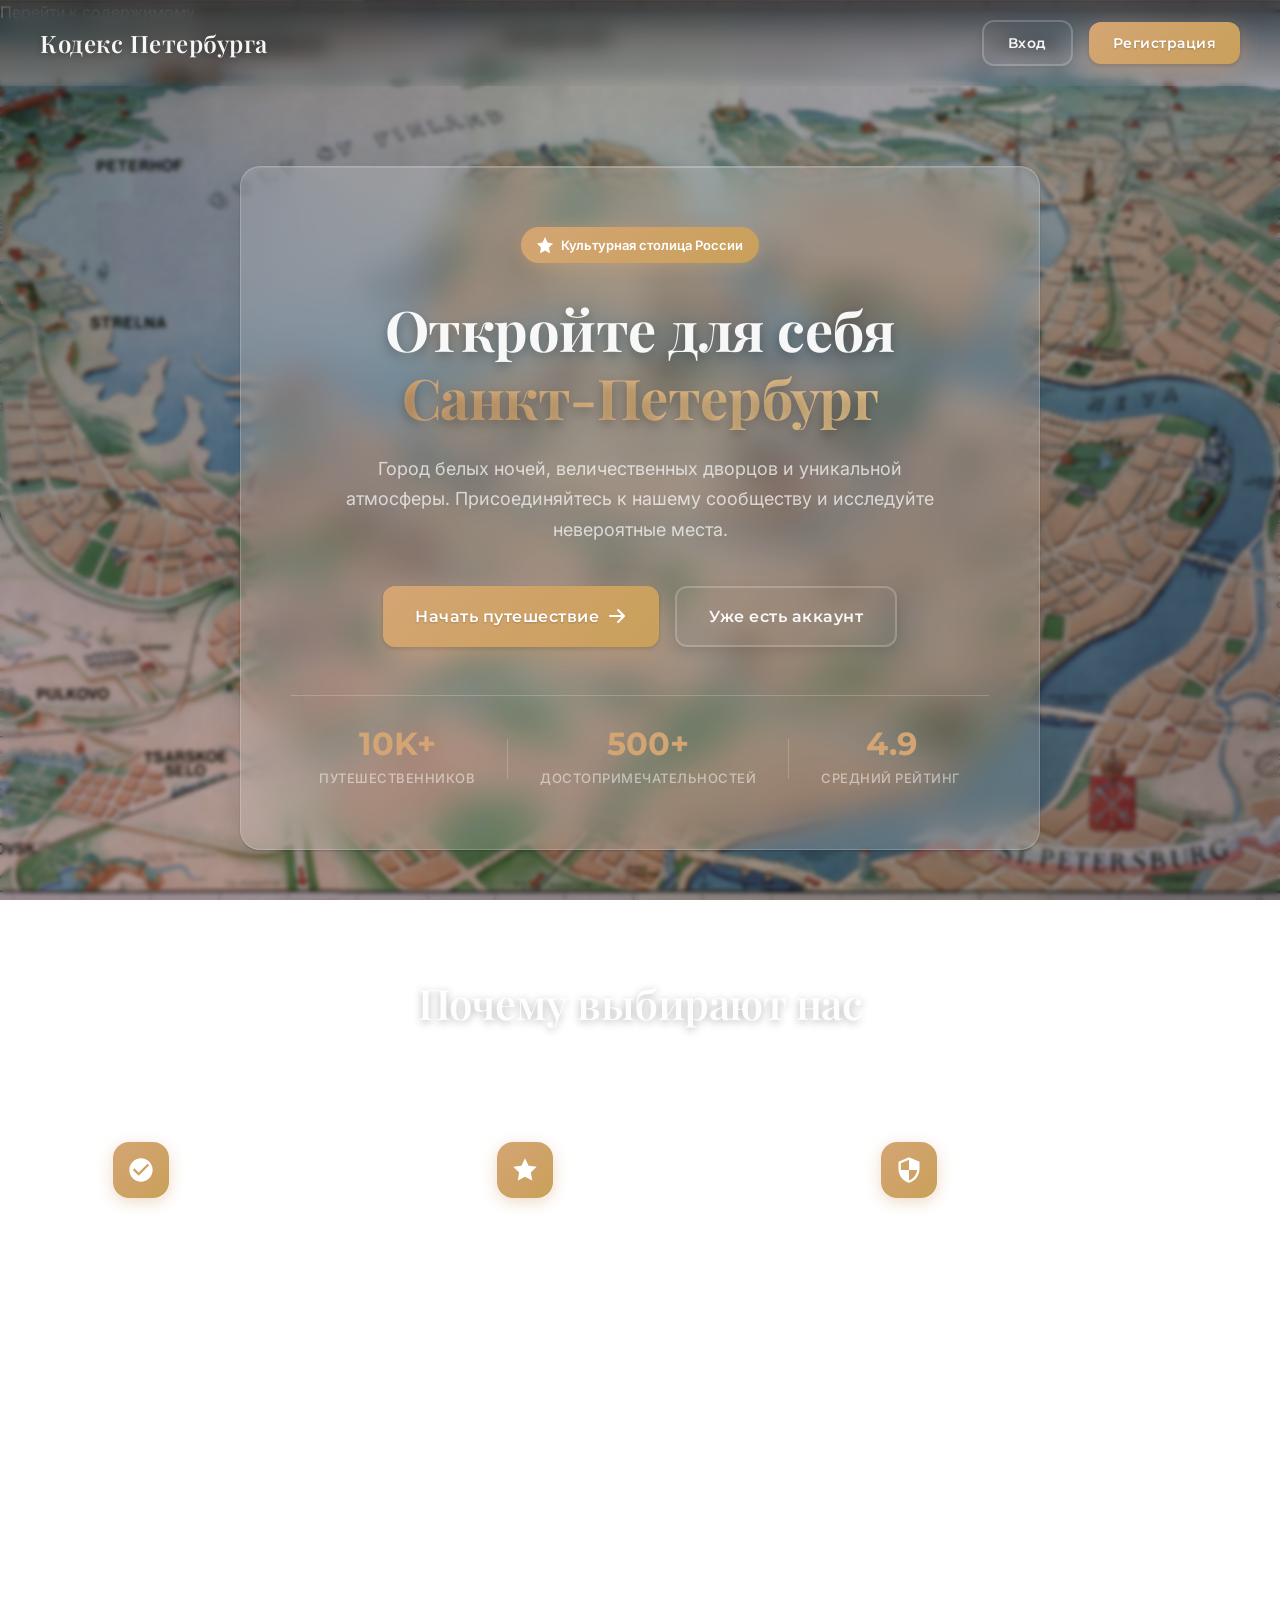
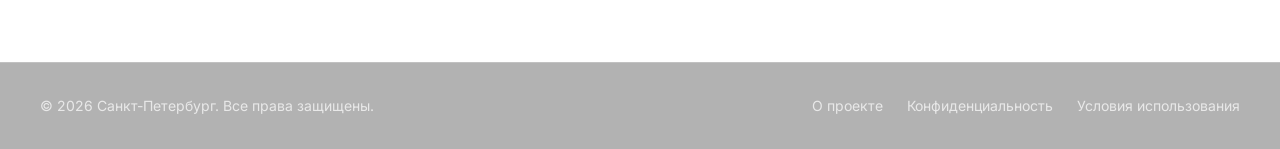
<file: project/registration-page/index.html>
<!DOCTYPE html>
<html lang="ru">
<head>
    <meta charset="UTF-8">
    <meta name="viewport" content="width=device-width, initial-scale=1.0">
    <meta name="description" content="Откройте для себя Санкт-Петербург - культурную столицу России">
    <meta name="keywords" content="Санкт-Петербург, туризм, достопримечательности, путешествия">
    <meta name="author" content="">
    <meta name="theme-color" content="#D4A574">
    
    <title>Добро пожаловать в Санкт-Петербург</title>
    <link rel="icon" type="image/svg+xml" href="assets/favicon.svg">
    
    <!-- Preconnect to Google Fonts -->
    <link rel="preconnect" href="https://fonts.googleapis.com">
    <link rel="preconnect" href="https://fonts.gstatic.com" crossorigin>
    
    <!-- Google Fonts -->
    <link href="https://fonts.googleapis.com/css2?family=Inter:wght@300;400;500;600;700&family=Montserrat:wght@400;500;600;700&family=Playfair+Display:wght@400;500;600;700&display=swap" rel="stylesheet">
    
    <!-- Stylesheets -->
    <link rel="stylesheet" href="css/main.css">
    <link rel="stylesheet" href="css/glassmorphism.css">
    <link rel="stylesheet" href="css/button.css">
    <link rel="stylesheet" href="css/animations.css">
    <link rel="stylesheet" href="css/toast.css">
    <link rel="stylesheet" href="css/landing.css">
</head>
<body class="landing-page">
    <!-- Skip to main content link -->
    <a href="#hero-section" class="skip-link sr-only">Перейти к содержимому</a>
    
    <!-- Background -->
    <div class="background-wrapper" role="presentation" aria-hidden="true"></div>
    
    <!-- Navigation -->
    <nav class="landing-nav" role="navigation" aria-label="Главная навигация">
        <div class="nav-container">
            <div class="nav-logo">
                <h1 class="logo-text">Кодекс Петербурга</h1>
            </div>
            <div class="nav-actions">
                <a href="login.html" class="btn btn-secondary btn-nav">Вход</a>
                <a href="register.html" class="btn btn-primary btn-nav">Регистрация</a>
            </div>
        </div>
    </nav>
    
    <!-- Main Container -->
    <main class="landing-container" role="main">
        <!-- Hero Section -->
        <section id="hero-section" class="hero-section" aria-labelledby="hero-title">
            <div class="hero-content glass-card">
                <div class="hero-badge">
                    <svg class="hero-badge-icon" width="16" height="16" viewBox="0 0 16 16" fill="currentColor">
                        <path d="M8 0l2.5 5.5L16 6.5l-4 4 1 6-5-3-5 3 1-6-4-4 5.5-1L8 0z"/>
                    </svg>
                    <span>Культурная столица России</span>
                </div>
                
                <h1 id="hero-title" class="hero-title">
                    Откройте для себя<br>
                    <span class="hero-title-accent">Санкт-Петербург</span>
                </h1>
                
                <p class="hero-description">
                    Город белых ночей, величественных дворцов и уникальной атмосферы. 
                    Присоединяйтесь к нашему сообществу и исследуйте невероятные места.
                </p>
                
                <div class="hero-actions">
                    <a href="register.html" class="btn btn-primary btn-large">
                        <span>Начать путешествие</span>
                        <svg width="20" height="20" viewBox="0 0 20 20" fill="currentColor">
                            <path d="M10.293 3.293a1 1 0 011.414 0l6 6a1 1 0 010 1.414l-6 6a1 1 0 01-1.414-1.414L14.586 11H3a1 1 0 110-2h11.586l-4.293-4.293a1 1 0 010-1.414z"/>
                        </svg>
                    </a>
                    <a href="login.html" class="btn btn-secondary btn-large">
                        Уже есть аккаунт
                    </a>
                </div>
                
                <div class="hero-stats">
                    <div class="stat-item">
                        <div class="stat-number">10K+</div>
                        <div class="stat-label">Путешественников</div>
                    </div>
                    <div class="stat-divider"></div>
                    <div class="stat-item">
                        <div class="stat-number">500+</div>
                        <div class="stat-label">Достопримечательностей</div>
                    </div>
                    <div class="stat-divider"></div>
                    <div class="stat-item">
                        <div class="stat-number">4.9</div>
                        <div class="stat-label">Средний рейтинг</div>
                    </div>
                </div>
            </div>
        </section>
        
        <!-- Features Section -->
        <section class="features-section" aria-labelledby="features-title">
            <h2 id="features-title" class="section-title">Почему выбирают нас</h2>
            <div id="features-container" class="features-grid"></div>
        </section>
    </main>
    
    <!-- Footer -->
    <footer class="landing-footer">
        <div class="footer-content">
            <p class="footer-text">
                &copy; 2026 Санкт-Петербург. Все права защищены.
            </p>
            <div class="footer-links">
                <a href="#" class="footer-link">О проекте</a>
                <a href="#" class="footer-link">Конфиденциальность</a>
                <a href="#" class="footer-link">Условия использования</a>
            </div>
        </div>
    </footer>
    
    <!-- Toast Notification Container -->
    <div id="toast-container" class="toast-container" role="alert" aria-live="polite" aria-atomic="true"></div>
    
    <!-- SVG Sprite -->
    <svg xmlns="http://www.w3.org/2000/svg" style="display: none;" aria-hidden="true">
      <defs>
        <!-- Check Circle Icon -->
        <symbol id="icon-check-circle" viewBox="0 0 24 24">
          <path d="M12 2C6.48 2 2 6.48 2 12s4.48 10 10 10 10-4.48 10-10S17.52 2 12 2zm-2 15l-5-5 1.41-1.41L10 14.17l7.59-7.59L19 8l-9 9z"/>
        </symbol>
        
        <!-- Star Icon -->
        <symbol id="icon-star" viewBox="0 0 24 24">
          <path d="M12 2l3.09 6.26L22 9.27l-5 4.87 1.18 6.88L12 17.77l-6.18 3.25L7 14.14 2 9.27l6.91-1.01L12 2z"/>
        </symbol>
        
        <!-- Shield Icon -->
        <symbol id="icon-shield" viewBox="0 0 24 24">
          <path d="M12 1L3 5v6c0 5.55 3.84 10.74 9 12 5.16-1.26 9-6.45 9-12V5l-9-4zm0 10.99h7c-.53 4.12-3.28 7.79-7 8.94V12H5V6.3l7-3.11v8.8z"/>
        </symbol>
        
        <!-- Arrow Right Icon -->
        <symbol id="icon-arrow-right" viewBox="0 0 24 24">
          <path d="M12 4l-1.41 1.41L16.17 11H4v2h12.17l-5.58 5.59L12 20l8-8z"/>
        </symbol>
      </defs>
    </svg>
    
    <!-- Scripts -->
    <script type="module" src="js/landing.js"></script>
</body>
</html>
</file>
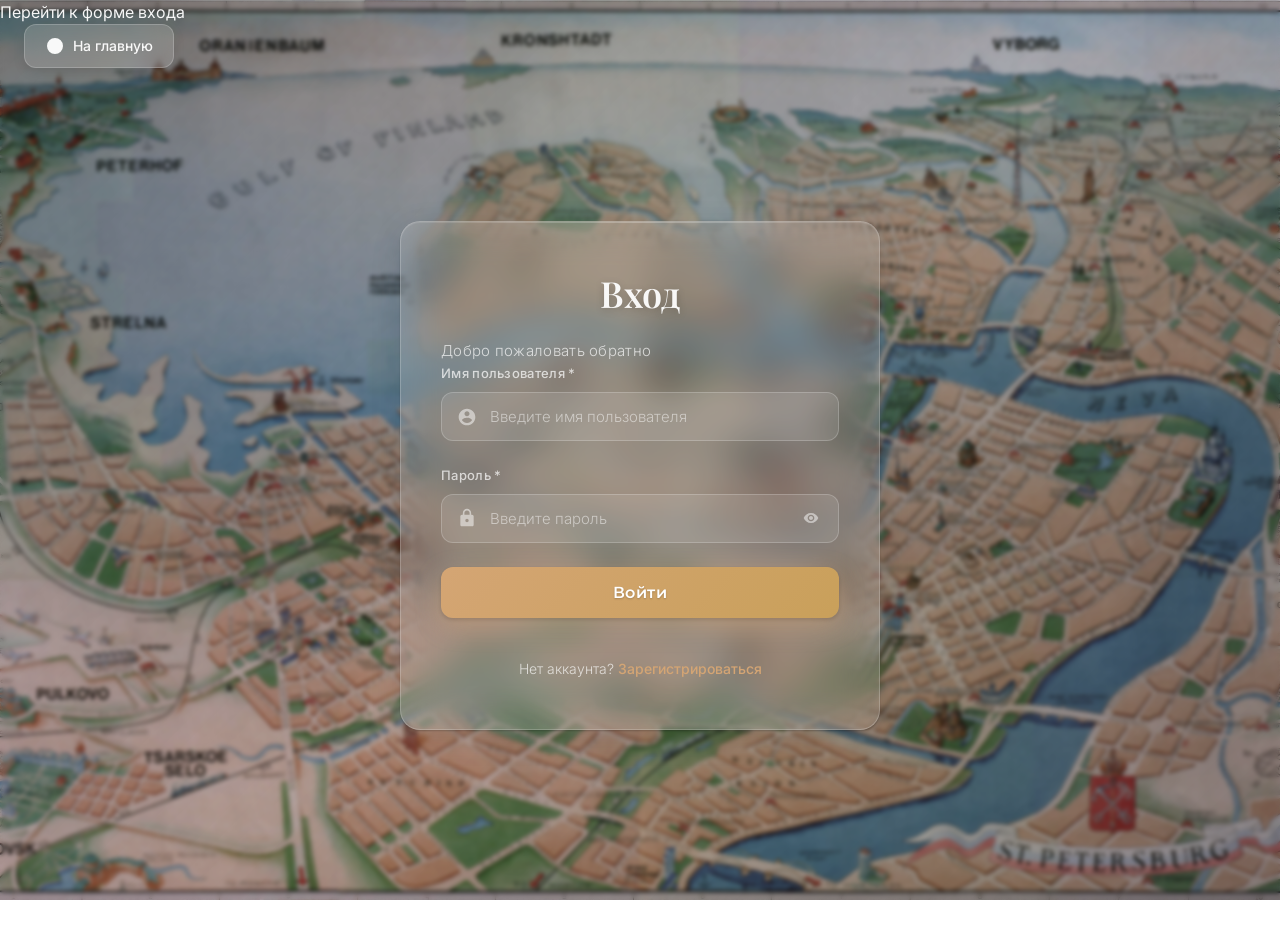
<file: project/registration-page/chapter-path.html>
<!DOCTYPE html>
<html lang="ru" data-theme="light">
<head>
    <meta charset="UTF-8">
    <meta name="viewport" content="width=device-width, initial-scale=1.0">
    <title>Путь главы | Петербургский кодекс</title>
    <link rel="icon" type="image/svg+xml" href="assets/favicon.svg">
    
    <link rel="preconnect" href="https://fonts.googleapis.com">
    <link rel="preconnect" href="https://fonts.gstatic.com" crossorigin>
    <link href="https://fonts.googleapis.com/css2?family=Inter:wght@300;400;500;600;700&family=Montserrat:wght@400;500;600;700&family=Playfair+Display:wght@400;500;600;700&display=swap" rel="stylesheet">
    
    <link rel="stylesheet" href="css/theme.css">
    <link rel="stylesheet" href="css/animations.css">
    <link rel="stylesheet" href="css/toast.css">
    <link rel="stylesheet" href="css/chapter-path.css">

    <!-- Pre-render auth guard -->
    <script>
      (function () {
        try {
          if (!localStorage.getItem('spb_current_user')) {
            try { sessionStorage.setItem('spb_redirect_after_login', location.href); } catch (_) {}
            document.documentElement.style.visibility = 'hidden';
            location.replace('login.html');
          }
        } catch (e) { location.replace('login.html'); }
      })();
    </script>
</head>
<body class="chapter-path-page">

    <!-- Header -->
    <header class="path-header">
        <button class="back-btn" id="back-btn" aria-label="Назад к главам">
            <svg width="24" height="24" viewBox="0 0 24 24" 
                 fill="none" stroke="currentColor" stroke-width="2">
                <path d="M19 12H5M12 19l-7-7 7-7"/>
            </svg>
        </button>
        
        <div class="header-info">
            <h1 class="chapter-name" id="chapter-name">Загрузка...</h1>
            <p class="chapter-desc" id="chapter-desc"></p>
        </div>
    </header>

    <!-- Hero Image -->
    <div class="chapter-hero">
        <img id="chapter-hero-img" src="" alt="" class="hero-img">
        <div class="hero-overlay"></div>
    </div>

    <!-- Episodes Path -->
    <main class="path-main">
        <div class="path-container">
            
            <!-- Stats Bar -->
            <div class="stats-bar">
                <div class="stat-item">
                    <span class="stat-value" id="completed-count">0</span>
                    <span class="stat-label">Пройдено</span>
                </div>
                <div class="stat-divider"></div>
                <div class="stat-item">
                    <span class="stat-value" id="total-count">6</span>
                    <span class="stat-label">Эпизодов</span>
                </div>
                <div class="stat-divider"></div>
                <div class="stat-item">
                    <span class="stat-value" id="progress-percent">0%</span>
                    <span class="stat-label">Прогресс</span>
                </div>
            </div>

            <!-- Episodes List -->
            <div class="episodes-path" id="episodes-path">
                <!-- Генерируется через JS -->
            </div>

        </div>
    </main>

    <div id="toast-container" class="toast-container" role="alert" aria-live="polite"></div>
    
    <script type="module" src="js/chapter-path.js"></script>
</body>
</html>
</file>
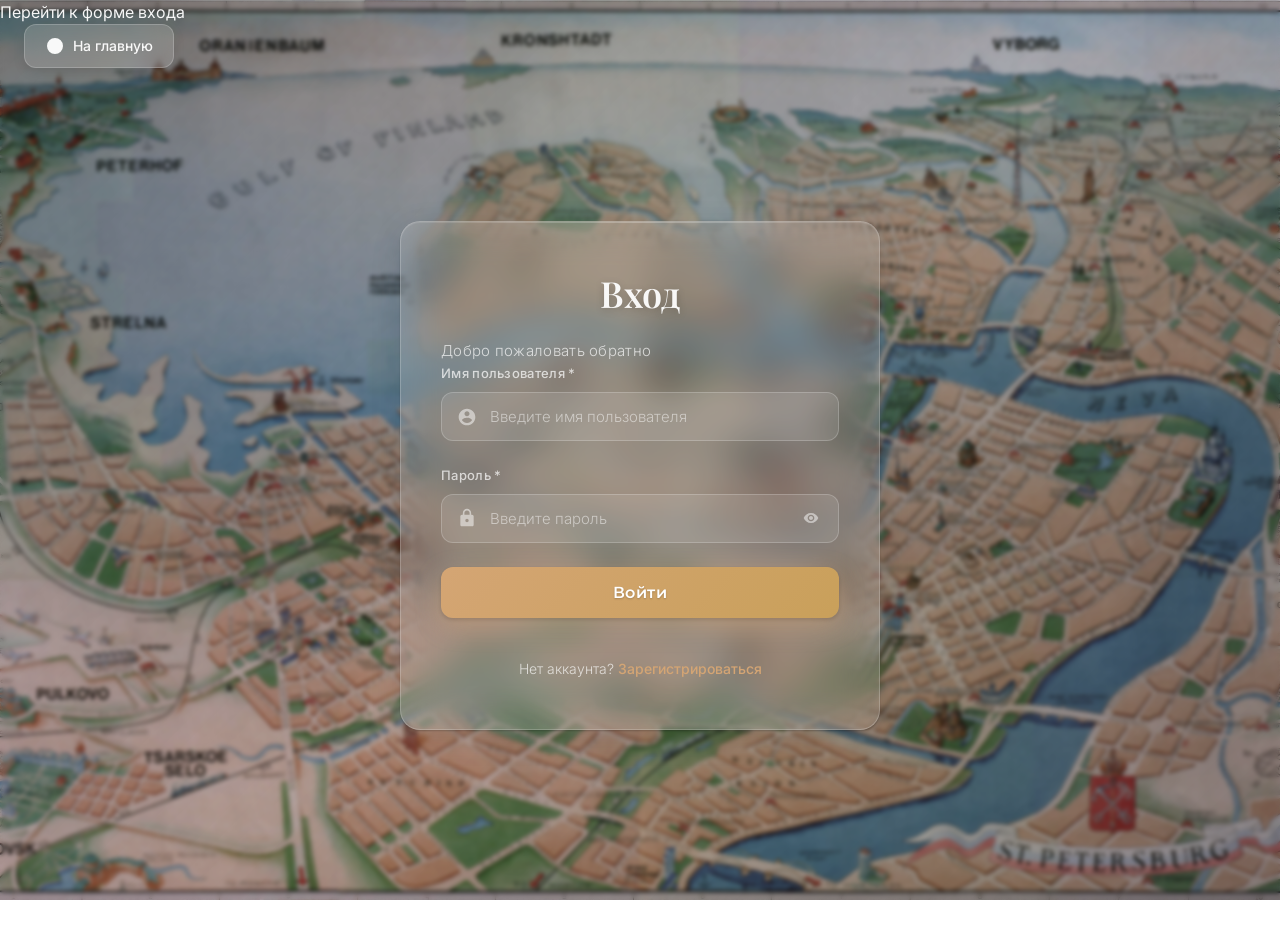
<file: project/registration-page/dashboard.html>
<!DOCTYPE html>
<html lang="ru" data-theme="light">
<head>
    <meta charset="UTF-8">
    <meta name="viewport" content="width=device-width, initial-scale=1.0">
    <meta name="description" content="Главное меню - Петербургский кодекс">
    <meta name="theme-color" content="#D4A574">
    
    <title>Главы | Петербургский кодекс</title>
    <link rel="icon" type="image/svg+xml" href="assets/favicon.svg">
    
    <!-- Preconnect to Google Fonts -->
    <link rel="preconnect" href="https://fonts.googleapis.com">
    <link rel="preconnect" href="https://fonts.gstatic.com" crossorigin>
    
    <!-- Google Fonts -->
    <link href="https://fonts.googleapis.com/css2?family=Inter:wght@300;400;500;600;700&family=Montserrat:wght@400;500;600;700&family=Playfair+Display:wght@400;500;600;700&display=swap" rel="stylesheet">
    
    <!-- Stylesheets -->
    <link rel="stylesheet" href="css/animations.css">
    <link rel="stylesheet" href="css/toast.css">
    <link rel="stylesheet" href="css/theme.css">
    <link rel="stylesheet" href="css/dashboard.css">
    <link rel="stylesheet" href="css/chapter-cards.css">
    <link rel="stylesheet" href="css/floating-dock.css">
    <link rel="stylesheet" href="css/enhancements.css">

    <!-- Pre-render auth guard: блокирует рендер защищённого контента,
         если пользователь не залогинен (предотвращает «вспышку» dashboard). -->
    <script>
      (function () {
        try {
          var raw = localStorage.getItem('spb_current_user');
          if (!raw) {
            try { sessionStorage.setItem('spb_redirect_after_login', location.href); } catch (_) {}
            location.replace('login.html');
            // Спрячем body, чтобы ничего не моргнуло до редиректа
            document.documentElement.style.visibility = 'hidden';
          }
        } catch (e) {
          location.replace('login.html');
        }
      })();
    </script>
</head>
<body class="dashboard-page">
    <!-- Header -->
    <header class="dashboard-header" role="banner">
        <div class="header-container">
            <!-- Logo -->
            <a href="index.html" class="header-logo" aria-label="На главную">
                <h1 class="logo-text">Петербургский кодекс</h1>
            </a>
            
            <!-- Actions -->
            <div class="header-actions">
                <!-- Current user badge -->
                <div id="user-badge" class="user-badge" hidden>
                    <svg width="18" height="18" viewBox="0 0 24 24" fill="none" stroke="currentColor" stroke-width="2" aria-hidden="true">
                        <path d="M20 21v-2a4 4 0 0 0-4-4H8a4 4 0 0 0-4 4v2"/>
                        <circle cx="12" cy="7" r="4"/>
                    </svg>
                    <span id="user-badge-name" class="user-badge-name"></span>
                </div>

                <!-- Theme Toggle -->
                <button 
                    id="theme-toggle" 
                    class="header-action-btn" 
                    aria-label="Переключить тему"
                    title="Переключить тему"
                >
                    <svg class="theme-icon theme-icon-light" width="24" height="24" viewBox="0 0 24 24" fill="none" stroke="currentColor" stroke-width="2">
                        <circle cx="12" cy="12" r="5"/>
                        <line x1="12" y1="1" x2="12" y2="3"/>
                        <line x1="12" y1="21" x2="12" y2="23"/>
                        <line x1="4.22" y1="4.22" x2="5.64" y2="5.64"/>
                        <line x1="18.36" y1="18.36" x2="19.78" y2="19.78"/>
                        <line x1="1" y1="12" x2="3" y2="12"/>
                        <line x1="21" y1="12" x2="23" y2="12"/>
                        <line x1="4.22" y1="19.78" x2="5.64" y2="18.36"/>
                        <line x1="18.36" y1="5.64" x2="19.78" y2="4.22"/>
                    </svg>
                    <svg class="theme-icon theme-icon-dark" width="24" height="24" viewBox="0 0 24 24" fill="currentColor">
                        <path d="M21 12.79A9 9 0 1 1 11.21 3 7 7 0 0 0 21 12.79z"/>
                    </svg>
                </button>
                
                <!-- Settings Button -->
                <button 
                    id="settings-btn" 
                    class="header-action-btn" 
                    aria-label="Настройки"
                    title="Настройки"
                >
                    <svg width="24" height="24" viewBox="0 0 24 24" fill="none" stroke="currentColor" stroke-width="2">
                        <circle cx="12" cy="12" r="3"/>
                        <path d="M12 1v6m0 6v6m8.66-15.66l-4.24 4.24m-4.24 4.24l-4.24 4.24M23 12h-6m-6 0H1m20.66 8.66l-4.24-4.24m-4.24-4.24l-4.24-4.24"/>
                    </svg>
                </button>

                <!-- Logout Button -->
                <button
                    id="logout-btn"
                    class="header-action-btn"
                    aria-label="Выйти"
                    title="Выйти"
                >
                    <svg width="22" height="22" viewBox="0 0 24 24" fill="none" stroke="currentColor" stroke-width="2" stroke-linecap="round" stroke-linejoin="round" aria-hidden="true">
                        <path d="M9 21H5a2 2 0 0 1-2-2V5a2 2 0 0 1 2-2h4"/>
                        <polyline points="16 17 21 12 16 7"/>
                        <line x1="21" y1="12" x2="9" y2="12"/>
                    </svg>
                </button>
            </div>
        </div>
    </header>
    
    <!-- Main Content -->
    <main class="dashboard-main" role="main">
        <div class="dashboard-container">
            <!-- Page Title -->
            <section class="page-header">
                <h2 class="page-title">Главы путешествия</h2>
                <p class="page-subtitle">Выберите достопримечательность для изучения</p>
            </section>
            
            <!-- Chapters Grid -->
            <section class="chapters-grid" id="chapters-grid" aria-label="Список глав"></section>
        </div>
    </main>
    
    <!-- Floating Dock Navigation -->
    <nav class="floating-dock" role="navigation" aria-label="Главная навигация">
        <div class="dock-container">
            <button class="dock-item active" data-page="chapters" aria-current="page">
                <svg class="dock-icon" width="24" height="24" viewBox="0 0 24 24" fill="currentColor">
                    <path d="M18 2H6c-1.1 0-2 .9-2 2v16c0 1.1.9 2 2 2h12c1.1 0 2-.9 2-2V4c0-1.1-.9-2-2-2zM6 4h5v8l-2.5-1.5L6 12V4z"/>
                </svg>
                <span class="dock-label">Главы</span>
            </button>
            
            <button class="dock-item" data-page="map">
                <svg class="dock-icon" width="24" height="24" viewBox="0 0 24 24" fill="currentColor">
                    <path d="M20.5 3l-.16.03L15 5.1 9 3 3.36 4.9c-.21.07-.36.25-.36.48V20.5c0 .28.22.5.5.5l.16-.03L9 18.9l6 2.1 5.64-1.9c.21-.07.36-.25.36-.48V3.5c0-.28-.22-.5-.5-.5zM15 19l-6-2.11V5l6 2.11V19z"/>
                </svg>
                <span class="dock-label">Карта</span>
            </button>
            
            <button class="dock-item" data-page="feed">
                <svg class="dock-icon" width="24" height="24" viewBox="0 0 24 24" fill="currentColor">
                    <path d="M19 3H5c-1.1 0-2 .9-2 2v14c0 1.1.9 2 2 2h14c1.1 0 2-.9 2-2V5c0-1.1-.9-2-2-2zm-5 14H7v-2h7v2zm3-4H7v-2h10v2zm0-4H7V7h10v2z"/>
                </svg>
                <span class="dock-label">Лента</span>
            </button>
            
            <button class="dock-item" data-page="profile">
                <svg class="dock-icon" width="24" height="24" viewBox="0 0 24 24" fill="currentColor">
                    <path d="M12 2C6.48 2 2 6.48 2 12s4.48 10 10 10 10-4.48 10-10S17.52 2 12 2zm0 3c1.66 0 3 1.34 3 3s-1.34 3-3 3-3-1.34-3-3 1.34-3 3-3zm0 14.2c-2.5 0-4.71-1.28-6-3.22.03-1.99 4-3.08 6-3.08 1.99 0 5.97 1.09 6 3.08-1.29 1.94-3.5 3.22-6 3.22z"/>
                </svg>
                <span class="dock-label">Профиль</span>
            </button>
        </div>
    </nav>
    
    <!-- Toast Notification Container -->
    <div id="toast-container" class="toast-container" role="alert" aria-live="polite" aria-atomic="true"></div>
    
    <!-- Scripts -->
    <script type="module" src="js/dashboard.js"></script>
</body>
</html>
</file>
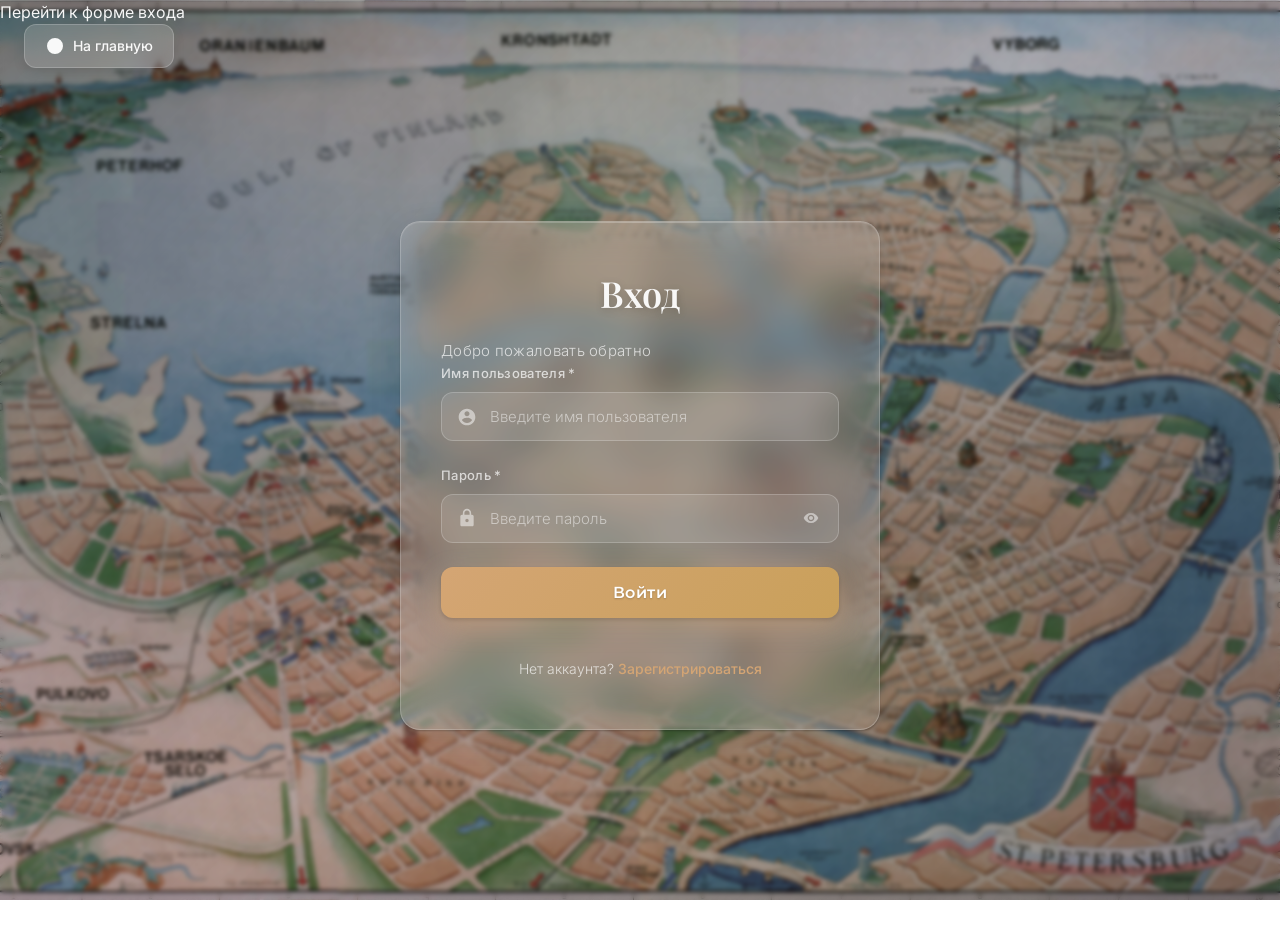
<file: project/registration-page/episode.html>
<!DOCTYPE html>
<html lang="ru" data-theme="light">
<head>
    <meta charset="UTF-8">
    <meta name="viewport" content="width=device-width, initial-scale=1.0">
    <meta name="description" content="Эпизод изучения Эрмитажа">
    <meta name="theme-color" content="#D4A574">
    
    <title>Эпизод 1 | Петербургский кодекс</title>
    <link rel="icon" type="image/svg+xml" href="assets/favicon.svg">
    
    <link rel="preconnect" href="https://fonts.googleapis.com">
    <link rel="preconnect" href="https://fonts.gstatic.com" crossorigin>
    <link href="https://fonts.googleapis.com/css2?family=Inter:wght@300;400;500;600;700&family=Montserrat:wght@400;500;600;700&family=Playfair+Display:wght@400;500;600;700&display=swap" rel="stylesheet">
    
    <link rel="stylesheet" href="css/theme.css">
    <link rel="stylesheet" href="css/animations.css">
    <link rel="stylesheet" href="css/toast.css">
    <link rel="stylesheet" href="css/episode.css">

    <!-- Pre-render auth guard -->
    <script>
      (function () {
        try {
          if (!localStorage.getItem('spb_current_user')) {
            try { sessionStorage.setItem('spb_redirect_after_login', location.href); } catch (_) {}
            document.documentElement.style.visibility = 'hidden';
            location.replace('login.html');
          }
        } catch (e) { location.replace('login.html'); }
      })();
    </script>
</head>
<body class="episode-page">
    <!-- Skip to main content -->
    <a href="#episode-content" class="skip-link sr-only">Перейти к контенту</a>
    
    <!-- Header -->
    <header class="episode-header">
        <button class="back-btn" id="back-btn" aria-label="Назад">
            <svg width="24" height="24" viewBox="0 0 24 24" fill="none" stroke="currentColor" stroke-width="2">
                <path d="M19 12H5M12 19l-7-7 7-7"/>
            </svg>
        </button>
        
        <div class="header-info">
            <h2 class="chapter-title" id="chapter-title">Загрузка...</h2>
            <p class="episode-title" id="episode-title">Загрузка...</p>
            <div class="progress-indicator">
                <span id="episode-progress">Эпизод 1 из 6</span>
            </div>
        </div>
        
        <button class="theme-toggle-btn" id="theme-toggle" aria-label="Переключить тему">
            <svg class="theme-icon theme-icon-light" width="20" height="20" viewBox="0 0 24 24" fill="none" stroke="currentColor" stroke-width="2">
                <circle cx="12" cy="12" r="5"/>
                <line x1="12" y1="1" x2="12" y2="3"/>
                <line x1="12" y1="21" x2="12" y2="23"/>
                <line x1="4.22" y1="4.22" x2="5.64" y2="5.64"/>
                <line x1="18.36" y1="18.36" x2="19.78" y2="19.78"/>
                <line x1="1" y1="12" x2="3" y2="12"/>
                <line x1="21" y1="12" x2="23" y2="12"/>
                <line x1="4.22" y1="19.78" x2="5.64" y2="18.36"/>
                <line x1="18.36" y1="5.64" x2="19.78" y2="4.22"/>
            </svg>
            <svg class="theme-icon theme-icon-dark" width="20" height="20" viewBox="0 0 24 24" fill="currentColor">
                <path d="M21 12.79A9 9 0 1 1 11.21 3 7 7 0 0 0 21 12.79z"/>
            </svg>
        </button>
    </header>
    
    <!-- Main Content -->
    <main class="episode-content" id="episode-content">
        <!-- Story Section -->
        <section class="story-section" id="story-section">
            <div class="story-card">
                <div class="story-icon" id="story-icon">📜</div>
                
                <h3 class="story-title" id="story-title">Загрузка...</h3>
                <p class="story-text" id="story-text">Загрузка...</p>
                
                <div class="story-image-container">
                    <img src="" alt="" class="story-image" id="story-image" loading="lazy">
                </div>
                
                <div class="story-meta">
                    <div class="meta-item">
                        <span class="meta-label">Персонаж:</span>
                        <span class="meta-value" id="story-character">—</span>
                    </div>
                    <div class="meta-item">
                        <span class="meta-label">Период:</span>
                        <span class="meta-value" id="story-period">—</span>
                    </div>
                    <div class="meta-item">
                        <span class="meta-label">Атмосфера:</span>
                        <span class="meta-value" id="story-atmosphere">—</span>
                    </div>
                </div>
            </div>
        </section>
        
        <!-- Questions Section -->
        <section class="questions-section" id="questions-section" style="display: none;">
            <div id="quiz-container"></div>
            
            <div class="quiz-nav">
                <button class="quiz-nav-btn" id="prev-question-btn" disabled>
                    <svg width="16" height="16" viewBox="0 0 24 24" fill="currentColor">
                        <path d="M15.41 7.41L14 6l-6 6 6 6 1.41-1.41L10.83 12z"/>
                    </svg>
                    Назад
                </button>
                
                <button class="quiz-nav-btn quiz-nav-btn-primary" id="next-question-btn">
                    Далее
                    <svg width="16" height="16" viewBox="0 0 24 24" fill="currentColor">
                        <path d="M8.59 16.59L10 18l6-6-6-6-1.41 1.41L13.17 12z"/>
                    </svg>
                </button>
            </div>
        </section>
        
        <!-- Episode Navigation -->
        <div class="episode-nav" id="episode-nav">
            <button class="episode-nav-btn" id="start-questions-btn">
                Начать вопросы
            </button>
        </div>
    </main>
    
    <!-- Toast Notification -->
    <div id="toast-container" class="toast-container" role="alert" aria-live="polite"></div>
    
    <!-- Scripts -->
    <script type="module" src="js/episode.js"></script>
</body>
</html>
</file>
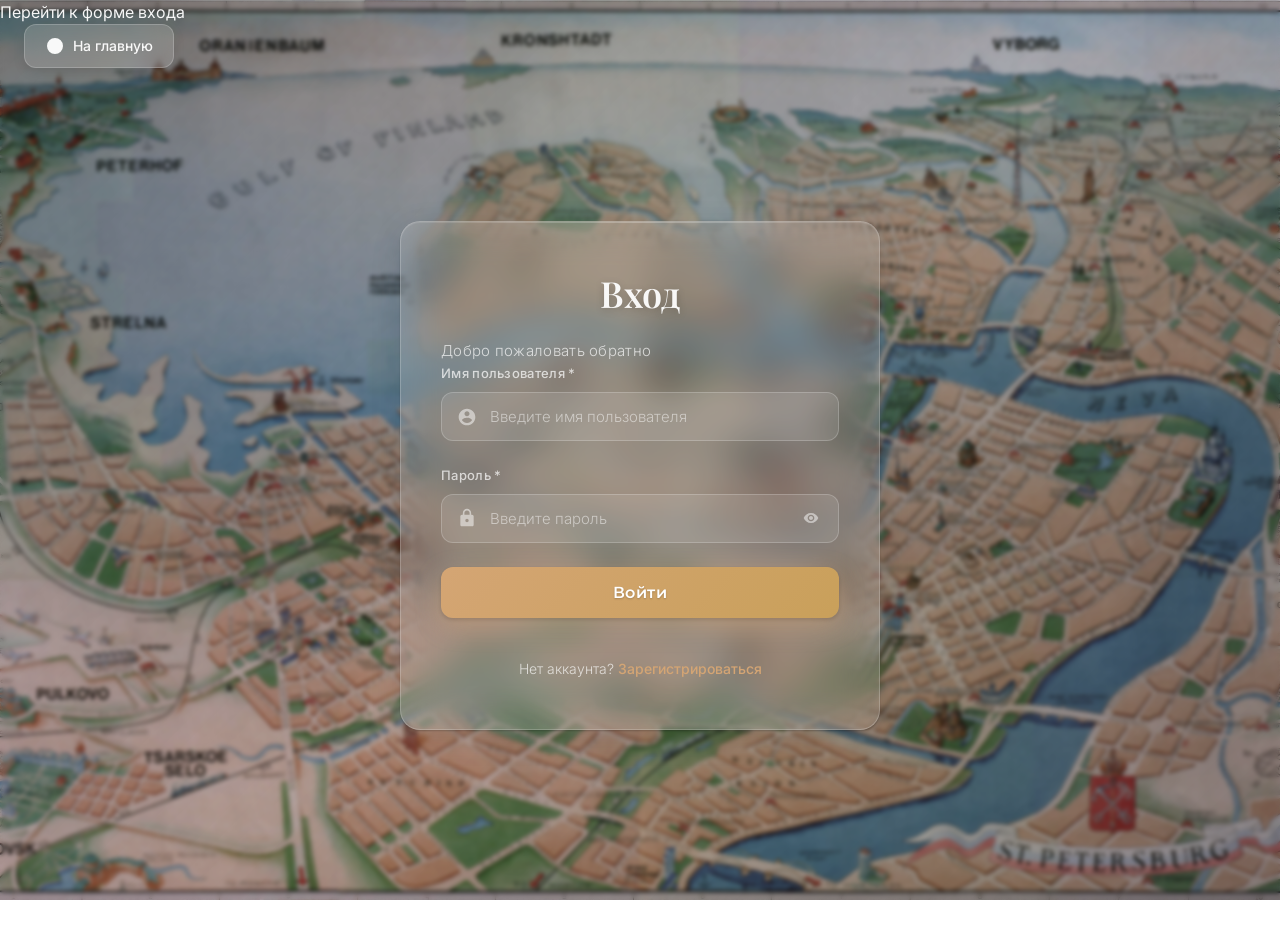
<file: project/registration-page/login.html>
<!DOCTYPE html>
<html lang="ru">
<head>
    <meta charset="UTF-8">
    <meta name="viewport" content="width=device-width, initial-scale=1.0">
    <meta name="description" content="Вход в систему - Санкт-Петербург">
    <meta name="keywords" content="вход, авторизация, Санкт-Петербург">
    <meta name="author" content="">
    <meta name="theme-color" content="#D4A574">
    
    <title>Вход | Санкт-Петербург</title>
    <link rel="icon" type="image/svg+xml" href="assets/favicon.svg">
    
    <!-- Preconnect to Google Fonts -->
    <link rel="preconnect" href="https://fonts.googleapis.com">
    <link rel="preconnect" href="https://fonts.gstatic.com" crossorigin>
    
    <!-- Google Fonts -->
    <link href="https://fonts.googleapis.com/css2?family=Inter:wght@300;400;500;600;700&family=Montserrat:wght@400;500;600;700&family=Playfair+Display:wght@400;500;600;700&display=swap" rel="stylesheet">
    
    <!-- Stylesheets -->
    <link rel="stylesheet" href="css/main.css">
    <link rel="stylesheet" href="css/glassmorphism.css">
    <link rel="stylesheet" href="css/form.css">
    <link rel="stylesheet" href="css/input-field.css">
    <link rel="stylesheet" href="css/button.css">
    <link rel="stylesheet" href="css/animations.css">
    <link rel="stylesheet" href="css/toast.css">
    <link rel="stylesheet" href="css/auth.css">
    <link rel="stylesheet" href="css/enhancements.css">
</head>
<body class="auth-page">
    <!-- Skip to main content link -->
    <a href="#login-form" class="skip-link sr-only">Перейти к форме входа</a>
    
    <!-- Background -->
    <div class="background-wrapper" role="presentation" aria-hidden="true"></div>
    
    <!-- Back to Home -->
    <a href="index.html" class="back-link">
        <svg width="20" height="20" viewBox="0 0 20 20" fill="currentColor">
            <path d="M10 18a8 8 0 100-16 8 8 0 000 16zm.707-10.293a1 1 0 00-1.414-1.414l-3 3a1 1 0 000 1.414l3 3a1 1 0 001.414-1.414L9.414 11H13a1 1 0 100-2H9.414l1.293-1.293z"/>
        </svg>
        <span>На главную</span>
    </a>
    
    <!-- Main Container -->
    <main class="auth-container" role="main">
        <section class="auth-section" aria-labelledby="form-title">
            <div class="glass-card animate-on-load">
                <div id="form-title-container"></div>
                
                <form id="login-form" class="auth-form" novalidate aria-label="Форма входа">
                    <div id="form-fields-container"></div>
                    
                    <div id="submit-button-container"></div>
                    
                    <div class="form-footer">
                        <p class="auth-link">
                            Нет аккаунта? 
                            <a href="register.html" class="link-accent">Зарегистрироваться</a>
                        </p>
                    </div>
                </form>
            </div>
        </section>
    </main>
    
    <!-- Toast Notification Container -->
    <div id="toast-container" class="toast-container" role="alert" aria-live="polite" aria-atomic="true"></div>
    
    <!-- SVG Sprite -->
    <svg xmlns="http://www.w3.org/2000/svg" style="display: none;" aria-hidden="true">
      <defs>
        <!-- User Icon -->
        <symbol id="icon-user" viewBox="0 0 24 24">
          <path d="M12 2C6.48 2 2 6.48 2 12s4.48 10 10 10 10-4.48 10-10S17.52 2 12 2zm0 3c1.66 0 3 1.34 3 3s-1.34 3-3 3-3-1.34-3-3 1.34-3 3-3zm0 14.2c-2.5 0-4.71-1.28-6-3.22.03-1.99 4-3.08 6-3.08 1.99 0 5.97 1.09 6 3.08-1.29 1.94-3.5 3.22-6 3.22z"/>
        </symbol>
        
        <!-- Lock Icon -->
        <symbol id="icon-lock" viewBox="0 0 24 24">
          <path d="M18 8h-1V6c0-2.76-2.24-5-5-5S7 3.24 7 6v2H6c-1.1 0-2 .9-2 2v10c0 1.1.9 2 2 2h12c1.1 0 2-.9 2-2V10c0-1.1-.9-2-2-2zm-6 9c-1.1 0-2-.9-2-2s.9-2 2-2 2 .9 2 2-.9 2-2 2zm3.1-9H8.9V6c0-1.71 1.39-3.1 3.1-3.1 1.71 0 3.1 1.39 3.1 3.1v2z"/>
        </symbol>
        
        <!-- Eye Icon -->
        <symbol id="icon-eye" viewBox="0 0 24 24">
          <path d="M12 4.5C7 4.5 2.73 7.61 1 12c1.73 4.39 6 7.5 11 7.5s9.27-3.11 11-7.5c-1.73-4.39-6-7.5-11-7.5zM12 17c-2.76 0-5-2.24-5-5s2.24-5 5-5 5 2.24 5 5-2.24 5-5 5zm0-8c-1.66 0-3 1.34-3 3s1.34 3 3 3 3-1.34 3-3-1.34-3-3-3z"/>
        </symbol>
        
        <!-- Eye Off Icon -->
        <symbol id="icon-eye-off" viewBox="0 0 24 24">
          <path d="M12 7c2.76 0 5 2.24 5 5 0 .65-.13 1.26-.36 1.83l2.92 2.92c1.51-1.26 2.7-2.89 3.43-4.75-1.73-4.39-6-7.5-11-7.5-1.4 0-2.74.25-3.98.7l2.16 2.16C10.74 7.13 11.35 7 12 7zM2 4.27l2.28 2.28.46.46C3.08 8.3 1.78 10.02 1 12c1.73 4.39 6 7.5 11 7.5 1.55 0 3.03-.3 4.38-.84l.42.42L19.73 22 21 20.73 3.27 3 2 4.27zM7.53 9.8l1.55 1.55c-.05.21-.08.43-.08.65 0 1.66 1.34 3 3 3 .22 0 .44-.03.65-.08l1.55 1.55c-.67.33-1.41.53-2.2.53-2.76 0-5-2.24-5-5 0-.79.2-1.53.53-2.2zm4.31-.78l3.15 3.15.02-.16c0-1.66-1.34-3-3-3l-.17.01z"/>
        </symbol>
      </defs>
    </svg>
    
    <!-- Scripts -->
    <script type="module" src="js/login-main.js"></script>
</body>
</html>
</file>
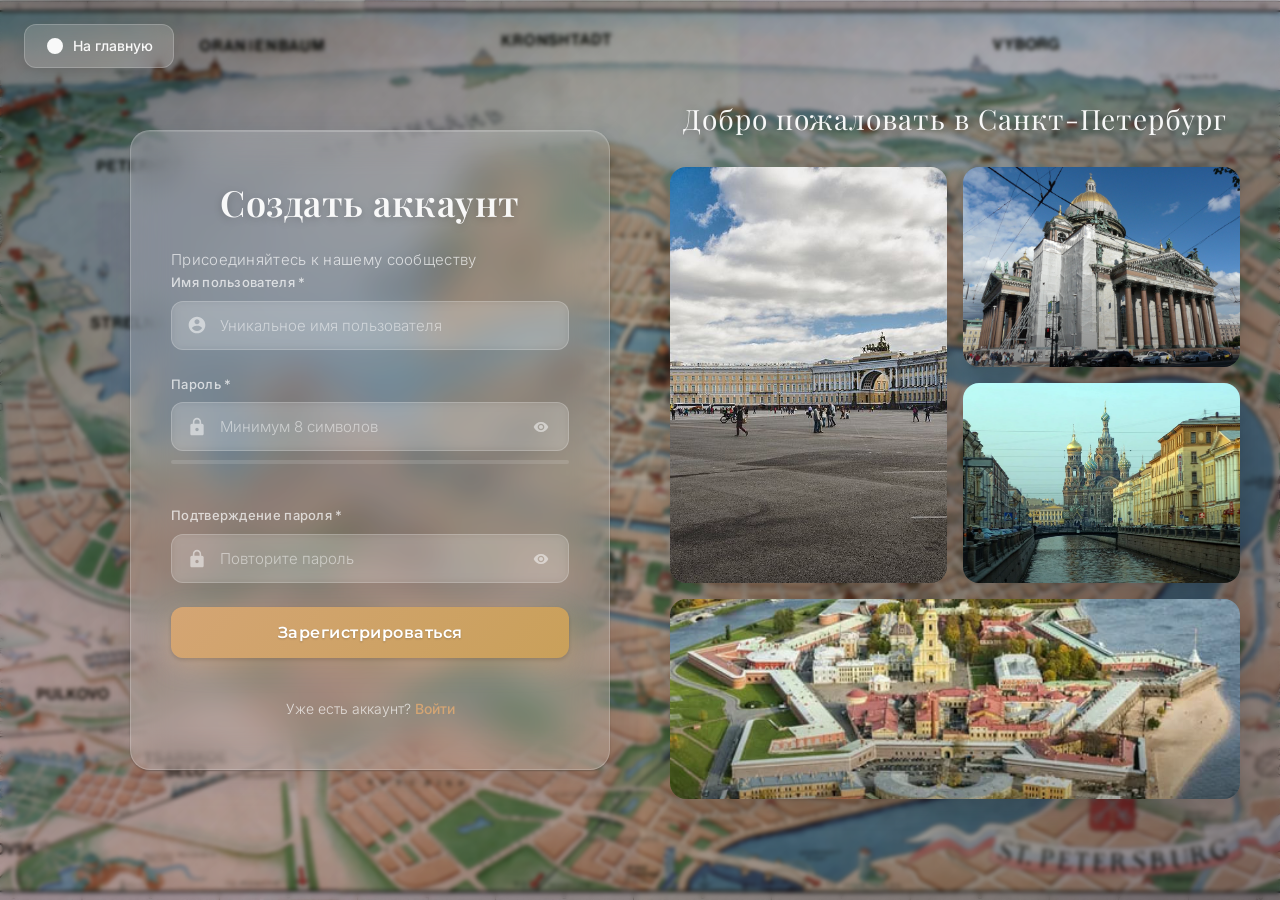
<file: project/registration-page/register.html>
<!DOCTYPE html>
<html lang="ru">
<head>
    <meta charset="UTF-8">
    <meta name="viewport" content="width=device-width, initial-scale=1.0">
    <meta name="description" content="Регистрация - Добро пожаловать в Санкт-Петербург">
    <meta name="keywords" content="регистрация, Санкт-Петербург, туризм">
    <meta name="author" content="">
    <meta name="theme-color" content="#D4A574">
    
    <title>Регистрация | Санкт-Петербург</title>
    <link rel="icon" type="image/svg+xml" href="assets/favicon.svg">
    
    <!-- Preconnect to Google Fonts -->
    <link rel="preconnect" href="https://fonts.googleapis.com">
    <link rel="preconnect" href="https://fonts.gstatic.com" crossorigin>
    
    <!-- Google Fonts -->
    <link href="https://fonts.googleapis.com/css2?family=Inter:wght@300;400;500;600;700&family=Montserrat:wght@400;500;600;700&family=Playfair+Display:wght@400;500;600;700&display=swap" rel="stylesheet">
    
    <!-- Stylesheets -->
    <link rel="stylesheet" href="css/main.css">
    <link rel="stylesheet" href="css/glassmorphism.css">
    <link rel="stylesheet" href="css/form.css">
    <link rel="stylesheet" href="css/input-field.css">
    <link rel="stylesheet" href="css/button.css">
    <link rel="stylesheet" href="css/gallery.css">
    <link rel="stylesheet" href="css/animations.css">
    <link rel="stylesheet" href="css/toast.css">
    <link rel="stylesheet" href="css/auth.css">
    <link rel="stylesheet" href="css/enhancements.css">
</head>
<body class="auth-page">   
    <!-- Back to Home -->
    <a href="index.html" class="back-link">
        <svg width="20" height="20" viewBox="0 0 20 20" fill="currentColor">
            <path d="M10 18a8 8 0 100-16 8 8 0 000 16zm.707-10.293a1 1 0 00-1.414-1.414l-3 3a1 1 0 000 1.414l3 3a1 1 0 001.414-1.414L9.414 11H13a1 1 0 100-2H9.414l1.293-1.293z"/>
        </svg>
        <span>На главную</span>
    </a>
    
    <!-- Background -->
    <div class="background-wrapper" role="presentation" aria-hidden="true"></div>
    
    <!-- Main Container -->
    <main class="container" role="main">
        <!-- Left Section: Registration Form -->
        <section class="form-section" aria-labelledby="form-title">
            <div class="glass-card animate-on-load">
                <div id="form-title-container"></div>
                
                <form id="registration-form" class="registration-form" novalidate aria-label="Форма регистрации">
                    <div id="form-fields-container"></div>
                    
                    <div id="submit-button-container"></div>
                    
                    <div class="form-footer">
                        <p class="login-link">
                            Уже есть аккаунт? 
                            <a href="login.html" class="link-accent">Войти</a>
                        </p>
                    </div>
                </form>
            </div>
        </section>
        
        <!-- Right Section: Photo Gallery -->
        <section class="gallery-section" aria-labelledby="gallery-title">
            <div id="gallery-title-container"></div>
            <div id="photo-gallery-container"></div>
        </section>
    </main>
    
    <!-- Toast Notification Container -->
    <div id="toast-container" class="toast-container" role="alert" aria-live="polite" aria-atomic="true"></div>
    
    <!-- SVG Sprite -->
    <svg xmlns="http://www.w3.org/2000/svg" style="display: none;" aria-hidden="true">
      <defs>
        <!-- User Icon -->
        <symbol id="icon-user" viewBox="0 0 24 24">
          <path d="M12 2C6.48 2 2 6.48 2 12s4.48 10 10 10 10-4.48 10-10S17.52 2 12 2zm0 3c1.66 0 3 1.34 3 3s-1.34 3-3 3-3-1.34-3-3 1.34-3 3-3zm0 14.2c-2.5 0-4.71-1.28-6-3.22.03-1.99 4-3.08 6-3.08 1.99 0 5.97 1.09 6 3.08-1.29 1.94-3.5 3.22-6 3.22z"/>
        </symbol>
        
        <!-- Lock Icon -->
        <symbol id="icon-lock" viewBox="0 0 24 24">
          <path d="M18 8h-1V6c0-2.76-2.24-5-5-5S7 3.24 7 6v2H6c-1.1 0-2 .9-2 2v10c0 1.1.9 2 2 2h12c1.1 0 2-.9 2-2V10c0-1.1-.9-2-2-2zm-6 9c-1.1 0-2-.9-2-2s.9-2 2-2 2 .9 2 2-.9 2-2 2zm3.1-9H8.9V6c0-1.71 1.39-3.1 3.1-3.1 1.71 0 3.1 1.39 3.1 3.1v2z"/>
        </symbol>
        
        <!-- Eye Icon -->
        <symbol id="icon-eye" viewBox="0 0 24 24">
          <path d="M12 4.5C7 4.5 2.73 7.61 1 12c1.73 4.39 6 7.5 11 7.5s9.27-3.11 11-7.5c-1.73-4.39-6-7.5-11-7.5zM12 17c-2.76 0-5-2.24-5-5s2.24-5 5-5 5 2.24 5 5-2.24 5-5 5zm0-8c-1.66 0-3 1.34-3 3s1.34 3 3 3 3-1.34 3-3-1.34-3-3-3z"/>
        </symbol>
        
        <!-- Eye Off Icon -->
        <symbol id="icon-eye-off" viewBox="0 0 24 24">
          <path d="M12 7c2.76 0 5 2.24 5 5 0 .65-.13 1.26-.36 1.83l2.92 2.92c1.51-1.26 2.7-2.89 3.43-4.75-1.73-4.39-6-7.5-11-7.5-1.4 0-2.74.25-3.98.7l2.16 2.16C10.74 7.13 11.35 7 12 7zM2 4.27l2.28 2.28.46.46C3.08 8.3 1.78 10.02 1 12c1.73 4.39 6 7.5 11 7.5 1.55 0 3.03-.3 4.38-.84l.42.42L19.73 22 21 20.73 3.27 3 2 4.27zM7.53 9.8l1.55 1.55c-.05.21-.08.43-.08.65 0 1.66 1.34 3 3 3 .22 0 .44-.03.65-.08l1.55 1.55c-.67.33-1.41.53-2.2.53-2.76 0-5-2.24-5-5 0-.79.2-1.53.53-2.2zm4.31-.78l3.15 3.15.02-.16c0-1.66-1.34-3-3-3l-.17.01z"/>
        </symbol>
      </defs>
    </svg>
    
    <!-- Scripts -->
    <script type="module" src="js/register-main.js"></script>
</body>
</html>
</file>
<file: project/registration-page/css/main.css>
/**
 * Main CSS File
 * Глобальные стили, переменные и базовая структура
 */

 :root {
  /* Color Palette - Gold Premium Theme */
  --primary-gold: #D4A574;
  --primary-gold-dark: #C9A05A;
  --accent-gold: #E8C68E;
  
  /* Glass Effect Colors */
  --glass-white: rgba(255, 255, 255, 0.15);
  --glass-white-hover: rgba(255, 255, 255, 0.2);
  --glass-border: rgba(255, 255, 255, 0.2);
  --glass-dark: rgba(0, 0, 0, 0.3);
  
  /* Text Colors */
  --text-primary: rgba(255, 255, 255, 0.95);
  --text-secondary: rgba(255, 255, 255, 0.7);
  --text-muted: rgba(255, 255, 255, 0.5);
  
  /* Shadows */
  --shadow-light: rgba(0, 0, 0, 0.1);
  --shadow-medium: rgba(0, 0, 0, 0.2);
  --shadow-strong: rgba(0, 0, 0, 0.3);
  --shadow-gold: rgba(212, 165, 116, 0.4);
  --shadow-gold-hover: rgba(212, 165, 116, 0.5);
  
  /* Typography */
  --font-primary: 'Inter', -apple-system, BlinkMacSystemFont, 'Segoe UI', sans-serif;
  --font-heading: 'Playfair Display', Georgia, serif;
  --font-accent: 'Montserrat', 'Inter', sans-serif;
  
  /* Spacing */
  --spacing-xs: 8px;
  --spacing-sm: 12px;
  --spacing-md: 16px;
  --spacing-lg: 24px;
  --spacing-xl: 32px;
  --spacing-2xl: 48px;
  
  /* Border Radius */
  --radius-sm: 8px;
  --radius-md: 12px;
  --radius-lg: 16px;
  --radius-xl: 20px;
  
  /* Transitions */
  --transition-fast: 0.2s ease;
  --transition-normal: 0.3s ease;
  --transition-slow: 0.4s ease;
  --transition-smooth: cubic-bezier(0.4, 0, 0.2, 1);
}

/* Reset & Base Styles */
* {
  margin: 0;
  padding: 0;
  box-sizing: border-box;
}

html {
  font-size: 16px;
  scroll-behavior: smooth;
}

body {
  font-family: var(--font-primary);
  font-weight: 400;
  line-height: 1.6;
  color: var(--text-primary);
  overflow-x: hidden;
  min-height: 100vh;
  -webkit-font-smoothing: antialiased;
  -moz-osx-font-smoothing: grayscale;
}

/* Background */
.background-wrapper {
  position: fixed;
  top: 0;
  left: 0;
  width: 100%;
  height: 100%;
  z-index: -1;
  background-image: url('../NODEBOX/1.jpeg');
  background-size: cover;
  background-position: center;
  background-attachment: fixed;
  background-repeat: no-repeat;
}

.background-wrapper::before {
  content: '';
  position: absolute;
  top: 0;
  left: 0;
  right: 0;
  bottom: 0;
  background: linear-gradient(
    135deg,
    rgba(0, 0, 0, 0.4) 0%,
    rgba(0, 0, 0, 0.2) 50%,
    rgba(0, 0, 0, 0.4) 100%
  );
  backdrop-filter: blur(2px);
}

/* Main Container */
.container {
  display: grid;
  grid-template-columns: 1fr 1fr;
  min-height: 100vh;
  gap: 60px;
  padding: 40px;
  align-items: center;
  max-width: 1600px;
  margin: 0 auto;
}

/* Form Section */
.form-section {
  justify-self: end;
  max-width: 480px;
  width: 100%;
}

/* Gallery Section */
.gallery-section {
  justify-self: start;
  max-width: 600px;
  width: 100%;
}

/* Links */
a {
  color: inherit;
  text-decoration: none;
  transition: color var(--transition-normal);
}

.link-accent {
  color: var(--primary-gold);
  font-weight: 500;
  transition: all var(--transition-normal);
}

.link-accent:hover {
  color: var(--accent-gold);
  text-decoration: underline;
}

/* Responsive Design */
@media (max-width: 1023px) {
  .container {
    gap: 40px;
    padding: 30px;
  }
  
  .form-section,
  .gallery-section {
    max-width: 100%;
  }
}

@media (max-width: 767px) {
  .container {
    grid-template-columns: 1fr;
    gap: 40px;
    padding: 20px;
    min-height: auto;
  }
  
  .form-section {
    justify-self: center;
    order: 1;
  }
  
  .gallery-section {
    justify-self: center;
    order: 2;
  }
  
  .background-wrapper {
    background-attachment: scroll;
  }
}

/* Print Styles */
@media print {
  .background-wrapper,
  .gallery-section {
    display: none;
  }
  
  .container {
    display: block;
    padding: 0;
  }
}
</file>
<file: project/registration-page/css/glassmorphism.css>
/**
 * Glassmorphism Effects
 * Эффекты матового стекла для карточек и элементов
 */

 .glass-card {
  background: var(--glass-white);
  backdrop-filter: blur(18px);
  -webkit-backdrop-filter: blur(18px);
  border: 1.5px solid var(--glass-border);
  border-radius: var(--radius-xl);
  padding: 50px 40px;
  box-shadow: 
    0 8px 32px var(--shadow-light),
    0 1px 2px var(--shadow-medium),
    inset 0 1px 1px rgba(255, 255, 255, 0.1);
  position: relative;
  overflow: hidden;
  transition: all var(--transition-slow);
}

/* Subtle gradient overlay */
.glass-card::before {
  content: '';
  position: absolute;
  top: 0;
  left: 0;
  right: 0;
  height: 1px;
  background: linear-gradient(
    90deg,
    transparent 0%,
    rgba(255, 255, 255, 0.3) 50%,
    transparent 100%
  );
  opacity: 0.6;
}

/* Hover effect */
.glass-card:hover {
  background: var(--glass-white-hover);
  border-color: rgba(255, 255, 255, 0.3);
  box-shadow: 
    0 12px 40px var(--shadow-medium),
    0 2px 4px var(--shadow-strong),
    inset 0 1px 1px rgba(255, 255, 255, 0.15);
}

/* Glass variant for smaller elements */
.glass-element {
  background: rgba(255, 255, 255, 0.1);
  backdrop-filter: blur(10px);
  -webkit-backdrop-filter: blur(10px);
  border: 1px solid var(--glass-border);
  border-radius: var(--radius-md);
  transition: all var(--transition-normal);
}

.glass-element:hover {
  background: rgba(255, 255, 255, 0.15);
  border-color: rgba(255, 255, 255, 0.25);
}

/* Dark glass variant */
.glass-dark {
  background: var(--glass-dark);
  backdrop-filter: blur(12px);
  -webkit-backdrop-filter: blur(12px);
  border: 1px solid rgba(255, 255, 255, 0.1);
}

/* Fallback for browsers without backdrop-filter support */
@supports not (backdrop-filter: blur(18px)) {
  .glass-card {
    background: rgba(255, 255, 255, 0.25);
  }
  
  .glass-element {
    background: rgba(255, 255, 255, 0.2);
  }
  
  .glass-dark {
    background: rgba(0, 0, 0, 0.5);
  }
}

/* Responsive adjustments */
@media (max-width: 767px) {
  .glass-card {
    padding: 40px 30px;
    backdrop-filter: blur(15px);
    -webkit-backdrop-filter: blur(15px);
  }
}

@media (max-width: 480px) {
  .glass-card {
    padding: 30px 20px;
  }
}
</file>
<file: project/registration-page/css/button.css>
/**
 * Button Styles
 * Стили для кнопок с анимациями и эффектами
 */

 .btn {
  display: inline-flex;
  align-items: center;
  justify-content: center;
  gap: var(--spacing-sm);
  padding: 16px 32px;
  font-family: var(--font-accent);
  font-size: 16px;
  font-weight: 600;
  letter-spacing: 0.5px;
  text-align: center;
  border: none;
  border-radius: var(--radius-md);
  cursor: pointer;
  transition: all var(--transition-normal);
  position: relative;
  overflow: hidden;
  outline: none;
}

/* Primary Button (Gold) */
.btn-primary {
  background: linear-gradient(135deg, var(--primary-gold) 0%, var(--primary-gold-dark) 100%);
  color: #ffffff;
  box-shadow: 
    0 8px 24px var(--shadow-gold),
    0 2px 4px var(--shadow-medium);
  text-shadow: 0 1px 2px rgba(0, 0, 0, 0.2);
}

/* Shine Effect */
.btn-primary::before {
  content: '';
  position: absolute;
  top: 0;
  left: -100%;
  width: 100%;
  height: 100%;
  background: linear-gradient(
    90deg,
    transparent,
    rgba(255, 255, 255, 0.3),
    transparent
  );
  transition: left 0.5s ease;
}

.btn-primary:hover::before {
  left: 100%;
}

/* Hover State */
.btn-primary:hover {
  transform: translateY(-2px);
  box-shadow: 
    0 12px 32px var(--shadow-gold-hover),
    0 4px 8px var(--shadow-strong);
  filter: brightness(1.1);
}

/* Active State */
.btn-primary:active {
  transform: translateY(0);
  box-shadow: 
    0 4px 16px var(--shadow-gold),
    0 1px 2px var(--shadow-medium);
}

/* Focus State */
.btn-primary:focus-visible {
  outline: 3px solid var(--accent-gold);
  outline-offset: 3px;
}

/* Loading State */
.btn-loading {
  pointer-events: none;
  opacity: 0.8;
  position: relative;
}

.btn-loading .btn-text {
  opacity: 0;
}

.btn-loading::after {
  content: '';
  position: absolute;
  width: 20px;
  height: 20px;
  border: 2px solid rgba(255, 255, 255, 0.3);
  border-top-color: #ffffff;
  border-radius: 50%;
  animation: spin 0.8s linear infinite;
}

/* Disabled State */
.btn:disabled {
  opacity: 0.5;
  cursor: not-allowed;
  transform: none !important;
  box-shadow: none !important;
}

.btn:disabled:hover {
  filter: none;
}

/* Secondary Button (Outline) */
.btn-secondary {
  background: transparent;
  color: var(--text-primary);
  border: 2px solid var(--glass-border);
  box-shadow: 0 4px 12px var(--shadow-light);
}

.btn-secondary:hover {
  background: var(--glass-white);
  border-color: rgba(255, 255, 255, 0.4);
  transform: translateY(-2px);
  box-shadow: 0 8px 20px var(--shadow-medium);
}

.btn-secondary:active {
  transform: translateY(0);
}

/* Icon Buttons */
.btn-icon {
  padding: 12px;
  width: 44px;
  height: 44px;
  border-radius: 50%;
}

.btn-icon svg {
  width: 20px;
  height: 20px;
  fill: currentColor;
}

/* Full Width Button */
.btn-block {
  width: 100%;
}

/* Success Animation */
@keyframes success-pulse {
  0% {
    box-shadow: 0 0 0 0 rgba(34, 197, 94, 0.7);
  }
  70% {
    box-shadow: 0 0 0 10px rgba(34, 197, 94, 0);
  }
  100% {
    box-shadow: 0 0 0 0 rgba(34, 197, 94, 0);
  }
}

.btn-success {
  background: linear-gradient(135deg, #22c55e 0%, #16a34a 100%);
  animation: success-pulse 0.6s ease;
}

/* Error Animation */
@keyframes error-shake {
  0%, 100% { transform: translateX(0); }
  25% { transform: translateX(-10px); }
  75% { transform: translateX(10px); }
}

.btn-error {
  animation: error-shake 0.5s ease;
}

/* Responsive */
@media (max-width: 480px) {
  .btn {
    padding: 14px 28px;
    font-size: 15px;
  }
  
  .btn-icon {
    width: 40px;
    height: 40px;
    padding: 10px;
  }
}

/* Accessibility */
@media (prefers-reduced-motion: reduce) {
  .btn,
  .btn-primary::before {
    transition: none;
    animation: none;
  }
}
</file>
<file: project/registration-page/css/animations.css>
/**
 * Animations
 * Глобальные анимации и transitions
 */

/* Fade In Up */
@keyframes fadeInUp {
  from {
    opacity: 0;
    transform: translateY(30px);
  }
  to {
    opacity: 1;
    transform: translateY(0);
  }
}

/* Fade In */
@keyframes fadeIn {
  from {
    opacity: 0;
  }
  to {
    opacity: 1;
  }
}

/* Fade Out */
@keyframes fadeOut {
  from {
    opacity: 1;
  }
  to {
    opacity: 0;
  }
}

/* Slide In From Right */
@keyframes slideInRight {
  from {
    opacity: 0;
    transform: translateX(30px);
  }
  to {
    opacity: 1;
    transform: translateX(0);
  }
}

/* Slide In From Left */
@keyframes slideInLeft {
  from {
    opacity: 0;
    transform: translateX(-30px);
  }
  to {
    opacity: 1;
    transform: translateX(0);
  }
}

/* Scale In */
@keyframes scaleIn {
  from {
    opacity: 0;
    transform: scale(0.9);
  }
  to {
    opacity: 1;
    transform: scale(1);
  }
}

/* Shake */
@keyframes shake {
  0%, 100% {
    transform: translateX(0);
  }
  10%, 30%, 50%, 70%, 90% {
    transform: translateX(-10px);
  }
  20%, 40%, 60%, 80% {
    transform: translateX(10px);
  }
}

/* Spin */
@keyframes spin {
  from {
    transform: rotate(0deg);
  }
  to {
    transform: rotate(360deg);
  }
}

/* Pulse */
@keyframes pulse {
  0% {
    transform: scale(1);
    opacity: 1;
  }
  50% {
    transform: scale(1.05);
    opacity: 0.8;
  }
  100% {
    transform: scale(1);
    opacity: 1;
  }
}

/* Bounce */
@keyframes bounce {
  0%, 20%, 50%, 80%, 100% {
    transform: translateY(0);
  }
  40% {
    transform: translateY(-20px);
  }
  60% {
    transform: translateY(-10px);
  }
}

/* Checkmark Animation */
@keyframes checkmark {
  0% {
    stroke-dashoffset: 100;
  }
  100% {
    stroke-dashoffset: 0;
  }
}

/* Shimmer */
@keyframes shimmer {
  0% {
    background-position: -1000px 0;
  }
  100% {
    background-position: 1000px 0;
  }
}

/* Page Load Animation */
.animate-on-load {
  animation: fadeInUp 0.6s ease;
  animation-fill-mode: both;
}

/* Staggered Animation for Gallery */
.gallery-item {
  animation: fadeInUp 0.6s ease;
  animation-fill-mode: both;
}

.gallery-item:nth-child(1) {
  animation-delay: 0.1s;
}

.gallery-item:nth-child(2) {
  animation-delay: 0.2s;
}

.gallery-item:nth-child(3) {
  animation-delay: 0.3s;
}

.gallery-item:nth-child(4) {
  animation-delay: 0.4s;
}

/* Form Elements Animation */
.glass-card {
  animation: fadeInUp 0.6s ease;
}

.input-group {
  animation: fadeIn 0.5s ease;
  animation-fill-mode: both;
}

.input-group:nth-child(1) {
  animation-delay: 0.1s;
}

.input-group:nth-child(2) {
  animation-delay: 0.2s;
}

.input-group:nth-child(3) {
  animation-delay: 0.3s;
}

/* Toast Notification Animation */
@keyframes slideInFromTop {
  from {
    opacity: 0;
    transform: translateY(-100%);
  }
  to {
    opacity: 1;
    transform: translateY(0);
  }
}

@keyframes slideOutToTop {
  from {
    opacity: 1;
    transform: translateY(0);
  }
  to {
    opacity: 0;
    transform: translateY(-100%);
  }
}

.toast-enter {
  animation: slideInFromTop 0.4s ease;
}

.toast-exit {
  animation: slideOutToTop 0.4s ease;
}

/* Hover Glow Effect */
@keyframes glow {
  0% {
    box-shadow: 0 0 5px var(--primary-gold);
  }
  50% {
    box-shadow: 0 0 20px var(--primary-gold), 0 0 30px var(--accent-gold);
  }
  100% {
    box-shadow: 0 0 5px var(--primary-gold);
  }
}

/* Reduced Motion */
@media (prefers-reduced-motion: reduce) {
  *,
  *::before,
  *::after {
    animation-duration: 0.01ms !important;
    animation-iteration-count: 1 !important;
    transition-duration: 0.01ms !important;
  }
}
</file>
<file: project/registration-page/css/toast.css>
/**
 * Toast Notification Styles
 * Стили для toast уведомлений
 */

 .toast-container {
  position: fixed;
  top: 20px;
  right: 20px;
  z-index: 10000;
  display: flex;
  flex-direction: column;
  gap: 12px;
  pointer-events: none;
}

.toast {
  pointer-events: auto;
  min-width: 300px;
  max-width: 500px;
  padding: 16px;
  border-radius: var(--radius-md);
  display: flex;
  align-items: center;
  gap: 12px;
  backdrop-filter: blur(12px);
  -webkit-backdrop-filter: blur(12px);
  border: 1px solid rgba(255, 255, 255, 0.2);
  box-shadow: 
    0 8px 32px rgba(0, 0, 0, 0.3),
    0 2px 8px rgba(0, 0, 0, 0.2);
  font-family: var(--font-primary);
  font-size: 14px;
  line-height: 1.5;
  animation: slideInFromTop 0.4s cubic-bezier(0.4, 0, 0.2, 1);
}

/* Toast Icon */
.toast-icon {
  flex-shrink: 0;
  width: 24px;
  height: 24px;
  display: flex;
  align-items: center;
  justify-content: center;
  font-size: 18px;
  font-weight: bold;
}

/* Toast Message */
.toast-message {
  flex: 1;
  font-weight: 400;
  letter-spacing: 0.2px;
}

/* Toast Close Button */
.toast-close {
  flex-shrink: 0;
  width: 24px;
  height: 24px;
  padding: 0;
  background: none;
  border: none;
  cursor: pointer;
  display: flex;
  align-items: center;
  justify-content: center;
  border-radius: 4px;
  transition: all var(--transition-fast);
  opacity: 0.6;
}

.toast-close:hover {
  opacity: 1;
  background: rgba(255, 255, 255, 0.1);
}

.toast-close:focus {
  outline: 2px solid currentColor;
  outline-offset: 2px;
}

/* Toast Types */
.toast-success {
  background: rgba(34, 197, 94, 0.15);
  color: #86efac;
  border-color: rgba(34, 197, 94, 0.3);
}

.toast-error {
  background: rgba(239, 68, 68, 0.15);
  color: #fca5a5;
  border-color: rgba(239, 68, 68, 0.3);
}

.toast-warning {
  background: rgba(245, 158, 11, 0.15);
  color: #fcd34d;
  border-color: rgba(245, 158, 11, 0.3);
}

.toast-info {
  background: rgba(59, 130, 246, 0.15);
  color: #93c5fd;
  border-color: rgba(59, 130, 246, 0.3);
}

/* Exit Animation */
.toast-exit {
  animation: slideOutToTop 0.4s cubic-bezier(0.4, 0, 0.2, 1);
}

/* Responsive */
@media (max-width: 767px) {
  .toast-container {
    top: 10px;
    right: 10px;
    left: 10px;
  }

  .toast {
    min-width: auto;
    max-width: none;
    width: 100%;
  }
}

/* Multiple Toasts */
.toast-container .toast:not(:first-child) {
  margin-top: -4px;
}

/* Accessibility */
@media (prefers-reduced-motion: reduce) {
  .toast {
    animation: none;
  }

  .toast-exit {
    animation: none;
    opacity: 0;
  }
}
</file>
<file: project/registration-page/css/landing.css>
/**
 * Landing Page Styles
 * Стили для приветственной страницы
 */

/* Landing Page Body */
.landing-page {
    overflow-x: hidden;
  }
  
  /* Navigation */
  .landing-nav {
    position: fixed;
    top: 0;
    left: 0;
    right: 0;
    z-index: 1000;
    padding: 20px 0;
    background: linear-gradient(
      180deg,
      rgba(0, 0, 0, 0.5) 0%,
      transparent 100%
    );
    backdrop-filter: blur(10px);
    -webkit-backdrop-filter: blur(10px);
    transition: all var(--transition-normal);
  }
  
  .landing-nav.scrolled {
    background: var(--glass-dark);
    padding: 16px 0;
    box-shadow: 0 4px 16px var(--shadow-medium);
  }
  
  .nav-container {
    max-width: 1400px;
    margin: 0 auto;
    padding: 0 40px;
    display: flex;
    justify-content: space-between;
    align-items: center;
  }
  
  .nav-logo {
    display: flex;
    align-items: center;
  }
  
  .logo-text {
    font-family: var(--font-heading);
    font-size: 24px;
    font-weight: 600;
    color: var(--text-primary);
    letter-spacing: 0.5px;
    text-shadow: 0 2px 8px var(--shadow-strong);
    margin: 0;
  }
  
  .nav-actions {
    display: flex;
    gap: 16px;
    align-items: center;
  }
  
  .btn-nav {
    padding: 10px 24px;
    font-size: 14px;
    min-width: auto;
  }
  
  /* Landing Container */
  .landing-container {
    min-height: 100vh;
    padding-top: 100px;
    padding-bottom: 80px;
  }
  
  /* Hero Section */
  .hero-section {
    min-height: calc(100vh - 180px);
    display: flex;
    align-items: center;
    justify-content: center;
    padding: 40px;
  }
  
  .hero-content {
    max-width: 800px;
    width: 100%;
    text-align: center;
    padding: 60px 50px;
  }
  
  /* Hero Badge */
  .hero-badge {
    display: inline-flex;
    align-items: center;
    gap: 8px;
    padding: 8px 16px;
    background: linear-gradient(135deg, var(--primary-gold) 0%, var(--primary-gold-dark) 100%);
    border-radius: 100px;
    font-size: 13px;
    font-weight: 600;
    color: #ffffff;
    margin-bottom: 32px;
    box-shadow: 0 4px 16px var(--shadow-gold);
    animation: fadeInUp 0.6s ease 0.2s both;
  }
  
  .hero-badge-icon {
    width: 16px;
    height: 16px;
  }
  
  /* Hero Title */
  .hero-title {
    font-family: var(--font-heading);
    font-size: 56px;
    font-weight: 700;
    line-height: 1.2;
    color: var(--text-primary);
    margin-bottom: 24px;
    letter-spacing: -0.5px;
    text-shadow: 0 4px 12px var(--shadow-strong);
    animation: fadeInUp 0.6s ease 0.3s both;
  }
  
  .hero-title-accent {
    background: linear-gradient(135deg, var(--primary-gold) 0%, var(--accent-gold) 100%);
    -webkit-background-clip: text;
    -webkit-text-fill-color: transparent;
    background-clip: text;
    display: inline-block;
  }
  
  /* Hero Description */
  .hero-description {
    font-size: 18px;
    line-height: 1.7;
    color: var(--text-secondary);
    margin-bottom: 40px;
    max-width: 600px;
    margin-left: auto;
    margin-right: auto;
    animation: fadeInUp 0.6s ease 0.4s both;
  }
  
  /* Hero Actions */
  .hero-actions {
    display: flex;
    gap: 16px;
    justify-content: center;
    flex-wrap: wrap;
    margin-bottom: 48px;
    animation: fadeInUp 0.6s ease 0.5s both;
  }
  
  .btn-large {
    padding: 16px 32px;
    font-size: 16px;
    display: inline-flex;
    align-items: center;
    gap: 8px;
  }
  
  .btn-large svg {
    transition: transform var(--transition-normal);
  }
  
  .btn-large:hover svg {
    transform: translateX(4px);
  }
  
  /* Hero Stats */
  .hero-stats {
    display: flex;
    justify-content: center;
    align-items: center;
    gap: 32px;
    padding-top: 32px;
    border-top: 1px solid var(--glass-border);
    animation: fadeInUp 0.6s ease 0.6s both;
  }
  
  .stat-item {
    text-align: center;
  }
  
  .stat-number {
    font-family: var(--font-accent);
    font-size: 32px;
    font-weight: 700;
    color: var(--primary-gold);
    line-height: 1;
    margin-bottom: 8px;
  }
  
  .stat-label {
    font-size: 13px;
    color: var(--text-muted);
    font-weight: 500;
    letter-spacing: 0.5px;
    text-transform: uppercase;
  }
  
  .stat-divider {
    width: 1px;
    height: 40px;
    background: var(--glass-border);
  }
  
  /* Features Section */
  .features-section {
    max-width: 1200px;
    margin: 80px auto;
    padding: 0 40px;
  }
  
  .section-title {
    font-family: var(--font-heading);
    font-size: 42px;
    font-weight: 600;
    text-align: center;
    color: var(--text-primary);
    margin-bottom: 64px;
    letter-spacing: -0.5px;
    text-shadow: 0 2px 8px var(--shadow-strong);
  }
  
  .features-grid {
    display: grid;
    grid-template-columns: repeat(auto-fit, minmax(300px, 1fr));
    gap: 32px;
  }
  
  /* Feature Card */
  .feature-card {
    background: var(--glass-white);
    backdrop-filter: blur(18px);
    -webkit-backdrop-filter: blur(18px);
    border: 1.5px solid var(--glass-border);
    border-radius: var(--radius-xl);
    padding: 40px 32px;
    transition: all var(--transition-slow);
    animation: fadeInUp 0.6s ease both;
  }
  
  .feature-card:nth-child(1) { animation-delay: 0.1s; }
  .feature-card:nth-child(2) { animation-delay: 0.2s; }
  .feature-card:nth-child(3) { animation-delay: 0.3s; }
  
  .feature-card:hover {
    transform: translateY(-8px);
    border-color: var(--primary-gold);
    box-shadow: 0 16px 48px var(--shadow-gold);
  }
  
  .feature-icon {
    width: 56px;
    height: 56px;
    background: linear-gradient(135deg, var(--primary-gold) 0%, var(--primary-gold-dark) 100%);
    border-radius: 16px;
    display: flex;
    align-items: center;
    justify-content: center;
    margin-bottom: 24px;
    box-shadow: 0 4px 16px var(--shadow-gold);
  }
  
  .feature-icon svg {
    width: 28px;
    height: 28px;
    fill: #ffffff;
  }
  
  .feature-title {
    font-family: var(--font-accent);
    font-size: 22px;
    font-weight: 600;
    color: var(--text-primary);
    margin-bottom: 12px;
    letter-spacing: 0.3px;
  }
  
  .feature-description {
    font-size: 15px;
    line-height: 1.7;
    color: var(--text-secondary);
    margin: 0;
  }
  
  /* Footer */
  .landing-footer {
    background: var(--glass-dark);
    backdrop-filter: blur(12px);
    -webkit-backdrop-filter: blur(12px);
    border-top: 1px solid var(--glass-border);
    padding: 32px 40px;
    margin-top: 80px;
  }
  
  .footer-content {
    max-width: 1200px;
    margin: 0 auto;
    display: flex;
    justify-content: space-between;
    align-items: center;
    flex-wrap: wrap;
    gap: 24px;
  }
  
  .footer-text {
    font-size: 14px;
    color: var(--text-secondary);
    margin: 0;
  }
  
  .footer-links {
    display: flex;
    gap: 24px;
    flex-wrap: wrap;
  }
  
  .footer-link {
    font-size: 14px;
    color: var(--text-secondary);
    text-decoration: none;
    transition: color var(--transition-normal);
  }
  
  .footer-link:hover {
    color: var(--primary-gold);
  }
  
  /* Responsive Design */
  @media (max-width: 1023px) {
    .hero-title {
      font-size: 42px;
    }
    
    .section-title {
      font-size: 36px;
    }
    
    .features-grid {
      grid-template-columns: 1fr;
      gap: 24px;
    }
  }
  
  @media (max-width: 767px) {
    .nav-container {
      padding: 0 20px;
    }
    
    .logo-text {
      font-size: 20px;
    }
    
    .btn-nav {
      padding: 8px 16px;
      font-size: 13px;
    }
    
    .landing-container {
      padding-top: 80px;
    }
    
    .hero-section {
      padding: 20px;
      min-height: auto;
    }
    
    .hero-content {
      padding: 40px 30px;
    }
    
    .hero-title {
      font-size: 32px;
    }
    
    .hero-description {
      font-size: 16px;
    }
    
    .hero-actions {
      flex-direction: column;
    }
    
    .btn-large {
      width: 100%;
      justify-content: center;
    }
    
    .hero-stats {
      flex-direction: column;
      gap: 24px;
    }
    
    .stat-divider {
      width: 80px;
      height: 1px;
    }
    
    .features-section {
      padding: 0 20px;
      margin: 40px auto;
    }
    
    .section-title {
      font-size: 28px;
      margin-bottom: 40px;
    }
    
    .footer-content {
      flex-direction: column;
      text-align: center;
    }
    
    .footer-links {
      justify-content: center;
    }
  }
  
  @media (max-width: 480px) {
    .hero-title {
      font-size: 28px;
    }
    
    .hero-badge {
      font-size: 12px;
      padding: 6px 12px;
    }
    
    .stat-number {
      font-size: 24px;
    }
  }
  
  /* Accessibility */
  @media (prefers-reduced-motion: reduce) {
    .hero-content > *,
    .feature-card {
      animation: none !important;
    }
  }
</file>
<file: project/registration-page/css/theme.css>
/**
 * Theme System - Light/Dark Mode
 */

 :root[data-theme="light"] {
    /* Background Colors */
    --bg-primary: #F5F5F7;
    --bg-secondary: #FFFFFF;
    --bg-tertiary: #E8E8ED;
    --bg-overlay: rgba(255, 255, 255, 0.8);
    
    /* Text Colors */
    --text-primary: #1D1D1F;
    --text-secondary: #6E6E73;
    --text-tertiary: #86868B;
    --text-inverse: #FFFFFF;
    
    /* Border Colors */
    --border-primary: rgba(0, 0, 0, 0.1);
    --border-secondary: rgba(0, 0, 0, 0.05);
    
    /* Shadow Colors */
    --shadow-small: rgba(0, 0, 0, 0.04);
    --shadow-medium: rgba(0, 0, 0, 0.08);
    --shadow-large: rgba(0, 0, 0, 0.12);
    
    /* Accent Colors */
    --accent-primary: #D4A574;
    --accent-primary-hover: #C9A05A;
    --accent-secondary: #E8C68E;
    
    /* Glass Effect */
    --glass-bg: rgba(255, 255, 255, 0.7);
    --glass-border: rgba(255, 255, 255, 0.8);
    --glass-shadow: rgba(0, 0, 0, 0.1);
    
    /* Card Colors */
    --card-bg: #FFFFFF;
    --card-border: rgba(0, 0, 0, 0.08);
    --card-shadow: 0 4px 16px rgba(0, 0, 0, 0.08);
    --card-hover-shadow: 0 8px 24px rgba(0, 0, 0, 0.12);
    
    /* Header */
    --header-bg: rgba(255, 255, 255, 0.9);
    --header-border: rgba(0, 0, 0, 0.08);
  }
  
  :root[data-theme="dark"] {
    /* Background Colors */
    --bg-primary: #000000;
    --bg-secondary: #1C1C1E;
    --bg-tertiary: #2C2C2E;
    --bg-overlay: rgba(28, 28, 30, 0.8);
    
    /* Text Colors */
    --text-primary: #F5F5F7;
    --text-secondary: #AEAEB2;
    --text-tertiary: #8E8E93;
    --text-inverse: #1D1D1F;
    
    /* Border Colors */
    --border-primary: rgba(255, 255, 255, 0.15);
    --border-secondary: rgba(255, 255, 255, 0.08);
    
    /* Shadow Colors */
    --shadow-small: rgba(0, 0, 0, 0.3);
    --shadow-medium: rgba(0, 0, 0, 0.4);
    --shadow-large: rgba(0, 0, 0, 0.5);
    
    /* Accent Colors */
    --accent-primary: #E8C68E;
    --accent-primary-hover: #D4A574;
    --accent-secondary: #C9A05A;
    
    /* Glass Effect */
    --glass-bg: rgba(28, 28, 30, 0.7);
    --glass-border: rgba(255, 255, 255, 0.1);
    --glass-shadow: rgba(0, 0, 0, 0.3);
    
    /* Card Colors */
    --card-bg: #1C1C1E;
    --card-border: rgba(255, 255, 255, 0.1);
    --card-shadow: 0 4px 16px rgba(0, 0, 0, 0.4);
    --card-hover-shadow: 0 8px 24px rgba(0, 0, 0, 0.5);
    
    /* Header */
    --header-bg: rgba(28, 28, 30, 0.9);
    --header-border: rgba(255, 255, 255, 0.1);
  }
  
  /* Common Theme Variables */
  :root {
    /* Typography */
    --font-primary: 'Inter', -apple-system, BlinkMacSystemFont, 'Segoe UI', sans-serif;
    --font-heading: 'Playfair Display', Georgia, serif;
    --font-accent: 'Montserrat', 'Inter', sans-serif;
    
    /* Spacing */
    --spacing-xs: 8px;
    --spacing-sm: 12px;
    --spacing-md: 16px;
    --spacing-lg: 24px;
    --spacing-xl: 32px;
    --spacing-2xl: 48px;
    
    /* Border Radius */
    --radius-sm: 8px;
    --radius-md: 12px;
    --radius-lg: 16px;
    --radius-xl: 20px;
    --radius-2xl: 24px;
    --radius-full: 9999px;
    
    /* Transitions */
    --transition-fast: 0.15s cubic-bezier(0.4, 0, 0.2, 1);
    --transition-normal: 0.25s cubic-bezier(0.4, 0, 0.2, 1);
    --transition-slow: 0.35s cubic-bezier(0.4, 0, 0.2, 1);
    
    /* Z-index */
    --z-header: 100;
    --z-dock: 200;
    --z-modal: 300;
    --z-toast: 400;
  }
  
  /* Smooth theme transition */
  html {
    transition: background-color var(--transition-normal);
  }
  
  body {
    background-color: var(--bg-primary);
    color: var(--text-primary);
    transition: background-color var(--transition-normal), color var(--transition-normal);
  }
  
  /* Theme icon visibility */
  .theme-icon {
    transition: opacity var(--transition-fast), transform var(--transition-fast);
  }
  
  [data-theme="light"] .theme-icon-dark,
  [data-theme="dark"] .theme-icon-light {
    opacity: 0;
    transform: scale(0.8) rotate(90deg);
    position: absolute;
  }
  
  [data-theme="light"] .theme-icon-light,
  [data-theme="dark"] .theme-icon-dark {
    opacity: 1;
    transform: scale(1) rotate(0deg);
  }
</file>
<file: project/registration-page/css/chapter-path.css>
/* ========================
   Chapter Path Page
   ======================== */

   .chapter-path-page {
    min-height: 100vh;
    background: var(--bg-primary);
    color: var(--text-primary);
  }
  
  /* Header */
  .path-header {
    position: fixed;
    top: 0;
    left: 0;
    right: 0;
    z-index: 100;
    display: flex;
    align-items: center;
    gap: 16px;
    padding: 16px 20px;
    background: rgba(var(--bg-primary-rgb), 0.9);
    backdrop-filter: blur(12px);
    border-bottom: 1px solid var(--border-color);
  }
  
  .back-btn {
    display: flex;
    align-items: center;
    justify-content: center;
    width: 40px;
    height: 40px;
    border: none;
    border-radius: 50%;
    background: var(--bg-secondary);
    color: var(--text-primary);
    cursor: pointer;
    flex-shrink: 0;
    transition: all 0.2s ease;
  }
  
  .back-btn:hover {
    background: var(--accent-color);
    color: white;
    transform: translateX(-2px);
  }
  
  .chapter-name {
    font-family: 'Playfair Display', serif;
    font-size: 18px;
    font-weight: 600;
    margin: 0;
    color: var(--text-primary);
  }
  
  .chapter-desc {
    font-size: 13px;
    color: var(--text-secondary);
    margin: 2px 0 0;
  }
  
  /* Hero */
  .chapter-hero {
    position: relative;
    height: 220px;
    margin-top: 73px;
    overflow: hidden;
  }
  
  .hero-img {
    width: 100%;
    height: 100%;
    object-fit: cover;
  }
  
  .hero-overlay {
    position: absolute;
    inset: 0;
    background: linear-gradient(
      to bottom,
      transparent 40%,
      var(--bg-primary) 100%
    );
  }
  
  /* Main */
  .path-main {
    padding: 0 0 40px;
  }
  
  .path-container {
    max-width: 480px;
    margin: 0 auto;
    padding: 0 20px;
  }
  
  /* Stats */
  .stats-bar {
    display: flex;
    align-items: center;
    justify-content: center;
    gap: 24px;
    padding: 20px;
    margin-bottom: 32px;
    background: var(--bg-secondary);
    border-radius: 16px;
    border: 1px solid var(--border-color);
  }
  
  .stat-item {
    display: flex;
    flex-direction: column;
    align-items: center;
    gap: 4px;
  }
  
  .stat-value {
    font-size: 24px;
    font-weight: 700;
    color: var(--accent-color);
    font-family: 'Montserrat', sans-serif;
  }
  
  .stat-label {
    font-size: 12px;
    color: var(--text-secondary);
  }
  
  .stat-divider {
    width: 1px;
    height: 40px;
    background: var(--border-color);
  }
  
  /* Episodes Path */
  .episodes-path {
    display: flex;
    flex-direction: column;
    gap: 0;
  }
  
  /* Episode Node */
  .episode-node {
    display: flex;
    align-items: center;
    gap: 16px;
    position: relative;
    cursor: pointer;
    padding: 12px 0;
  }
  
  .episode-node.locked {
    cursor: not-allowed;
    opacity: 0.5;
  }
  
  /* Connector line */
  .node-connector {
    position: absolute;
    left: 23px;
    top: -12px;
    width: 2px;
    height: 12px;
    background: var(--border-color);
  }
  
  .node-connector.first {
    display: none;
  }
  
  .episode-node.completed .node-connector {
    background: var(--accent-color);
  }
  
  /* Circle */
  .node-circle {
    width: 48px;
    height: 48px;
    border-radius: 50%;
    display: flex;
    align-items: center;
    justify-content: center;
    flex-shrink: 0;
    transition: all 0.2s ease;
    border: 2px solid var(--border-color);
    background: var(--bg-secondary);
    color: var(--text-secondary);
  }
  
  .episode-node.completed .node-circle {
    background: var(--accent-color);
    border-color: var(--accent-color);
    color: white;
  }
  
  .episode-node.available .node-circle {
    border-color: var(--accent-color);
    color: var(--accent-color);
  }
  
  .episode-node.available:hover .node-circle {
    background: var(--accent-color);
    color: white;
    transform: scale(1.1);
  }
  
  .episode-num {
    font-size: 18px;
    font-weight: 700;
    font-family: 'Montserrat', sans-serif;
  }
  
  /* Info */
  .node-info {
    display: flex;
    flex-direction: column;
    gap: 4px;
  }
  
  .node-title {
    font-size: 16px;
    font-weight: 600;
    color: var(--text-primary);
  }
  
  .node-status {
    font-size: 13px;
    color: var(--text-secondary);
  }
  
  .episode-node.completed .node-status {
    color: var(--accent-color);
  }
  
  .episode-node.available .node-status {
    color: var(--accent-color);
  }
</file>
<file: project/registration-page/css/dashboard.css>
/**
 * Dashboard Page Styles
 */

/* Reset для dashboard */
.dashboard-page {
    margin: 0;
    padding: 0;
    min-height: 100vh;
    font-family: var(--font-primary);
    overflow-x: hidden;
  }
  
  /* Header */
  .dashboard-header {
    position: fixed;
    top: 0;
    left: 0;
    right: 0;
    z-index: var(--z-header);
    background: var(--header-bg);
    backdrop-filter: blur(20px);
    -webkit-backdrop-filter: blur(20px);
    border-bottom: 1px solid var(--header-border);
    transition: all var(--transition-normal);
  }
  
  .header-container {
    max-width: 1400px;
    margin: 0 auto;
    padding: 16px 32px;
    display: flex;
    justify-content: space-between;
    align-items: center;
  }
  
  /* Logo */
  .header-logo {
    text-decoration: none;
    transition: opacity var(--transition-fast);
  }
  
  .header-logo:hover {
    opacity: 0.7;
  }
  
  .logo-text {
    font-family: var(--font-heading);
    font-size: 20px;
    font-weight: 600;
    color: var(--text-primary);
    margin: 0;
    letter-spacing: 0.3px;
  }
  
  /* Header Actions */
  .header-actions {
    display: flex;
    align-items: center;
    gap: 12px;
  }
  
  .header-action-btn {
    position: relative;
    width: 40px;
    height: 40px;
    display: flex;
    align-items: center;
    justify-content: center;
    background: var(--bg-secondary);
    border: 1px solid var(--border-primary);
    border-radius: var(--radius-full);
    cursor: pointer;
    transition: all var(--transition-fast);
    color: var(--text-primary);
  }
  
  .header-action-btn:hover {
    background: var(--bg-tertiary);
    transform: scale(1.05);
  }
  
  .header-action-btn:active {
    transform: scale(0.95);
  }
  
  /* Main Content */
  .dashboard-main {
    min-height: 100vh;
    padding-top: 88px;
    padding-bottom: 120px;
  }
  
  .dashboard-container {
    max-width: 1200px;
    margin: 0 auto;
    padding: 0 32px;
  }
  
  /* Page Header */
  .page-header {
    margin-bottom: 40px;
    text-align: center;
    animation: fadeInUp 0.6s ease;
  }
  
  .page-title {
    font-family: var(--font-heading);
    font-size: 42px;
    font-weight: 700;
    color: var(--text-primary);
    margin: 0 0 12px;
    letter-spacing: -0.5px;
  }
  
  .page-subtitle {
    font-size: 16px;
    color: var(--text-secondary);
    margin: 0;
    font-weight: 400;
  }
  
  /* Responsive */
  @media (max-width: 1023px) {
    .header-container,
    .dashboard-container {
      padding: 16px 24px;
    }
    
    .page-title {
      font-size: 36px;
    }
  }
  
  @media (max-width: 767px) {
    .header-container,
    .dashboard-container {
      padding: 12px 20px;
    }
    
    .logo-text {
      font-size: 18px;
    }
    
    .page-title {
      font-size: 28px;
    }
    
    .page-subtitle {
      font-size: 14px;
    }
    
    .dashboard-main {
      padding-bottom: 100px;
    }
  }
  
  /* Animations */
  @keyframes fadeInUp {
    from {
      opacity: 0;
      transform: translateY(20px);
    }
    to {
      opacity: 1;
      transform: translateY(0);
    }
  }
</file>
<file: project/registration-page/css/chapter-cards.css>
/**
 * Chapter Cards Styles
 * Карточки глав с фоновыми изображениями
 */

/* Chapters Grid */
.chapters-grid {
    display: grid;
    grid-template-columns: repeat(auto-fit, minmax(280px, 1fr));
    gap: 24px;
    animation: fadeInUp 0.6s ease 0.2s both;
  }
  
  /* Chapter Card */
  .chapter-card {
    position: relative;
    aspect-ratio: 1 / 1;
    border-radius: var(--radius-2xl);
    overflow: hidden;
    cursor: pointer;
    transition: all var(--transition-slow);
    box-shadow: var(--card-shadow);
    border: 1px solid var(--card-border);
  }
  
  .chapter-card:hover {
    transform: translateY(-8px) scale(1.02);
    box-shadow: var(--card-hover-shadow);
  }
  
  .chapter-card:active {
    transform: translateY(-4px) scale(1.01);
  }
  
  /* Card Background Image */
  .card-image {
    position: absolute;
    top: 0;
    left: 0;
    width: 100%;
    height: 100%;
    object-fit: cover;
    transition: transform var(--transition-slow);
  }
  
  .chapter-card:hover .card-image {
    transform: scale(1.1);
  }
  
  /* Gradient Overlay */
  .card-overlay {
    position: absolute;
    top: 0;
    left: 0;
    right: 0;
    bottom: 0;
    background: linear-gradient(
      to bottom,
      transparent 0%,
      transparent 40%,
      rgba(0, 0, 0, 0.3) 70%,
      rgba(0, 0, 0, 0.7) 100%
    );
    transition: opacity var(--transition-normal);
  }
  
  .chapter-card:hover .card-overlay {
    opacity: 0.9;
  }
  
  /* Glass Content Container */
  .card-content {
    position: absolute;
    bottom: 0;
    left: 0;
    right: 0;
    padding: 24px 20px 20px;
    background: var(--glass-bg);
    backdrop-filter: blur(20px);
    -webkit-backdrop-filter: blur(20px);
    border-top: 1px solid var(--glass-border);
    transform: translateY(0);
    transition: all var(--transition-normal);
  }
  
  .chapter-card:hover .card-content {
    background: rgba(255, 255, 255, 0.85);
  }
  
  [data-theme="dark"] .chapter-card:hover .card-content {
    background: rgba(28, 28, 30, 0.9);
  }
  
  /* Card Title */
  .card-title {
    font-family: var(--font-accent);
    font-size: 20px;
    font-weight: 700;
    color: var(--text-inverse);
    margin: 0 0 8px;
    letter-spacing: 0.3px;
    text-shadow: 0 2px 8px rgba(0, 0, 0, 0.3);
  }
  
  [data-theme="dark"] .card-title {
    color: var(--text-primary);
    text-shadow: none;
  }
  
  /* Progress Info */
  .card-progress {
    display: flex;
    align-items: center;
    gap: 8px;
    font-size: 13px;
    color: rgba(255, 255, 255, 0.9);
    font-weight: 500;
  }
  
  [data-theme="dark"] .card-progress {
    color: var(--text-secondary);
  }
  
  .progress-icon {
    width: 16px;
    height: 16px;
    opacity: 0.8;
  }
  
  /* Progress Bar */
  .progress-bar-container {
    margin-top: 12px;
    height: 4px;
    background: rgba(255, 255, 255, 0.2);
    border-radius: var(--radius-full);
    overflow: hidden;
  }
  
  [data-theme="dark"] .progress-bar-container {
    background: rgba(255, 255, 255, 0.1);
  }
  
  .progress-bar-fill {
    height: 100%;
    background: linear-gradient(90deg, var(--accent-primary), var(--accent-secondary));
    border-radius: var(--radius-full);
    transition: width var(--transition-slow);
    box-shadow: 0 0 8px var(--accent-primary);
  }
  
  /* Lock Badge (для заблокированных глав) */
  .card-lock-badge {
    position: absolute;
    top: 16px;
    right: 16px;
    width: 40px;
    height: 40px;
    display: flex;
    align-items: center;
    justify-content: center;
    background: rgba(0, 0, 0, 0.5);
    backdrop-filter: blur(10px);
    -webkit-backdrop-filter: blur(10px);
    border-radius: var(--radius-full);
    border: 1px solid rgba(255, 255, 255, 0.2);
  }
  
  .card-lock-badge svg {
    width: 20px;
    height: 20px;
    fill: #fff;
  }
  
  /* Locked State */
  .chapter-card.locked {
    opacity: 0.6;
    cursor: not-allowed;
  }
  
  .chapter-card.locked:hover {
    transform: none;
  }
  
  /* Completed Badge */
  .card-completed-badge {
    position: absolute;
    top: 16px;
    left: 16px;
    padding: 6px 12px;
    background: linear-gradient(135deg, #22c55e, #16a34a);
    border-radius: var(--radius-full);
    display: flex;
    align-items: center;
    gap: 6px;
    font-size: 12px;
    font-weight: 600;
    color: #fff;
    box-shadow: 0 4px 12px rgba(34, 197, 94, 0.4);
  }
  
  .card-completed-badge svg {
    width: 14px;
    height: 14px;
    fill: currentColor;
  }
  
  /* Responsive */
  @media (max-width: 1023px) {
    .chapters-grid {
      grid-template-columns: repeat(2, 1fr);
      gap: 20px;
    }
  }
  
  @media (max-width: 767px) {
    .chapters-grid {
      grid-template-columns: 1fr;
      gap: 16px;
    }
    
    .card-content {
      padding: 20px 16px 16px;
    }
    
    .card-title {
      font-size: 18px;
    }
    
    .card-progress {
      font-size: 12px;
    }
  }
  
  /* Staggered Animation */
  .chapter-card:nth-child(1) {
    animation: fadeInUp 0.6s ease 0.1s both;
  }
  
  .chapter-card:nth-child(2) {
    animation: fadeInUp 0.6s ease 0.2s both;
  }
  
  .chapter-card:nth-child(3) {
    animation: fadeInUp 0.6s ease 0.3s both;
  }
  
  .chapter-card:nth-child(4) {
    animation: fadeInUp 0.6s ease 0.4s both;
  }
  
  /* Accessibility */
  .chapter-card:focus {
    outline: 3px solid var(--accent-primary);
    outline-offset: 4px;
  }
  
  @media (prefers-reduced-motion: reduce) {
    .chapter-card,
    .card-image,
    .progress-bar-fill {
      transition: none;
    }
    
    .chapter-card:hover {
      transform: none;
    }
    
    .chapter-card:hover .card-image {
      transform: none;
    }
  }
</file>
<file: project/registration-page/css/floating-dock.css>
/**
 * Floating Dock Navigation
 * iOS-style навигация с эффектом Liquid Glass
 */

/* Floating Dock Container */
.floating-dock {
    position: fixed;
    bottom: 24px;
    left: 50%;
    transform: translateX(-50%);
    z-index: var(--z-dock);
    animation: dockSlideUp 0.6s cubic-bezier(0.34, 1.56, 0.64, 1) 0.4s both;
  }
  
  /* Dock Container */
  .dock-container {
    display: flex;
    align-items: center;
    gap: 8px;
    padding: 12px 16px;
    background: var(--glass-bg);
    backdrop-filter: blur(30px) saturate(180%);
    -webkit-backdrop-filter: blur(30px) saturate(180%);
    border: 1px solid var(--glass-border);
    border-radius: var(--radius-2xl);
    box-shadow: 
      0 8px 32px var(--glass-shadow),
      0 2px 8px rgba(0, 0, 0, 0.1),
      inset 0 1px 0 rgba(255, 255, 255, 0.1);
    transition: all var(--transition-normal);
  }
  
  .dock-container::before {
    content: '';
    position: absolute;
    top: -1px;
    left: 20px;
    right: 20px;
    height: 1px;
    background: linear-gradient(
      90deg,
      transparent 0%,
      rgba(255, 255, 255, 0.3) 50%,
      transparent 100%
    );
    pointer-events: none;
  }
  
  /* Dock Item */
  .dock-item {
    position: relative;
    display: flex;
    flex-direction: column;
    align-items: center;
    justify-content: center;
    gap: 4px;
    padding: 12px 16px;
    background: transparent;
    border: none;
    border-radius: var(--radius-lg);
    cursor: pointer;
    transition: all var(--transition-fast);
    color: var(--text-secondary);
    min-width: 72px;
  }
  
  .dock-item:hover {
    background: var(--bg-overlay);
    transform: translateY(-4px);
  }
  
  .dock-item:active {
    transform: translateY(-2px) scale(0.95);
  }
  
  /* Active State */
  .dock-item.active {
    color: var(--accent-primary);
    background: var(--bg-overlay);
  }
  
  .dock-item.active::before {
    content: '';
    position: absolute;
    bottom: 8px;
    left: 50%;
    transform: translateX(-50%);
    width: 4px;
    height: 4px;
    background: var(--accent-primary);
    border-radius: var(--radius-full);
    box-shadow: 0 0 8px var(--accent-primary);
  }
  
  /* Dock Icon */
  .dock-icon {
    width: 24px;
    height: 24px;
    transition: all var(--transition-fast);
    fill: currentColor;
  }
  
  .dock-item:hover .dock-icon {
    transform: scale(1.1);
  }
  
  .dock-item.active .dock-icon {
    transform: scale(1.05);
  }
  
  /* Dock Label */
  .dock-label {
    font-size: 11px;
    font-weight: 600;
    letter-spacing: 0.3px;
    text-transform: uppercase;
    transition: all var(--transition-fast);
  }
  
  /* Ripple Effect */
  .dock-item::after {
    content: '';
    position: absolute;
    top: 50%;
    left: 50%;
    width: 0;
    height: 0;
    border-radius: var(--radius-full);
    background: var(--accent-primary);
    opacity: 0;
    transform: translate(-50%, -50%);
    transition: width 0.4s ease, height 0.4s ease, opacity 0.3s ease;
  }
  
  .dock-item:active::after {
    width: 100%;
    height: 100%;
    opacity: 0.2;
  }
  
  /* Badge (для уведомлений) */
  .dock-badge {
    position: absolute;
    top: 8px;
    right: 12px;
    min-width: 18px;
    height: 18px;
    padding: 0 5px;
    display: flex;
    align-items: center;
    justify-content: center;
    background: linear-gradient(135deg, #ef4444, #dc2626);
    border: 2px solid var(--bg-primary);
    border-radius: var(--radius-full);
    font-size: 10px;
    font-weight: 700;
    color: #fff;
    box-shadow: 0 2px 8px rgba(239, 68, 68, 0.5);
  }
  
  /* Responsive */
  @media (max-width: 767px) {
    .floating-dock {
      bottom: 16px;
      left: 16px;
      right: 16px;
      transform: none;
    }
    
    .dock-container {
      width: 100%;
      justify-content: space-around;
      padding: 10px 12px;
    }
    
    .dock-item {
      min-width: auto;
      padding: 10px 12px;
      flex: 1;
    }
    
    .dock-label {
      font-size: 10px;
    }
    
    .dock-icon {
      width: 22px;
      height: 22px;
    }
  }
  
  @media (max-width: 480px) {
    .dock-label {
      display: none;
    }
    
    .dock-item {
      padding: 12px;
    }
    
    .dock-item.active::before {
      bottom: 4px;
    }
  }
  
  /* Animations */
  @keyframes dockSlideUp {
    from {
      opacity: 0;
      transform: translateX(-50%) translateY(100px);
    }
    to {
      opacity: 1;
      transform: translateX(-50%) translateY(0);
    }
  }
  
  /* Hover Glow Effect */
  .dock-item:hover {
    box-shadow: 0 4px 16px rgba(212, 165, 116, 0.2);
  }
  
  .dock-item.active {
    box-shadow: 0 4px 16px rgba(212, 165, 116, 0.3);
  }
  
  /* Glass Reflection */
  .dock-container::after {
    content: '';
    position: absolute;
    bottom: -1px;
    left: 20px;
    right: 20px;
    height: 1px;
    background: linear-gradient(
      90deg,
      transparent 0%,
      rgba(0, 0, 0, 0.1) 50%,
      transparent 100%
    );
    pointer-events: none;
  }
  
  /* Focus State */
  .dock-item:focus {
    outline: none;
  }
  
  .dock-item:focus-visible {
    outline: 2px solid var(--accent-primary);
    outline-offset: 4px;
  }
  
  /* Accessibility */
  @media (prefers-reduced-motion: reduce) {
    .floating-dock {
      animation: none;
    }
    
    .dock-item,
    .dock-icon,
    .dock-container {
      transition: none;
    }
    
    .dock-item:hover {
      transform: none;
    }
  }
</file>
<file: project/registration-page/css/enhancements.css>
/**
 * Enhancements CSS
 * Дополнительные UI-элементы:
 *  - Индикатор силы пароля
 *  - Предупреждение о Caps Lock
 *  - User badge и кнопка выхода в шапке dashboard
 */

/* ============ Password Strength Meter ============ */
.password-strength {
  margin-top: 8px;
  display: flex;
  flex-direction: column;
  gap: 4px;
}

.password-strength-bar {
  position: relative;
  width: 100%;
  height: 4px;
  background: rgba(255, 255, 255, 0.12);
  border-radius: 999px;
  overflow: hidden;
}

.password-strength-fill {
  height: 100%;
  border-radius: 999px;
  transition: width 0.3s ease, background-color 0.3s ease;
  background: #ef4444; /* fallback */
}

.password-strength-fill[data-level="weak"]   { background: #ef4444; }
.password-strength-fill[data-level="medium"] { background: #f59e0b; }
.password-strength-fill[data-level="strong"] { background: #22c55e; }

.password-strength-label {
  font-size: 12px;
  color: rgba(255, 255, 255, 0.65);
  letter-spacing: 0.2px;
  min-height: 14px;
}

/* ============ Caps Lock / Input hints ============ */
.caps-lock-warning,
.input-hint-message {
  margin-top: 6px;
  font-size: 12px;
  color: #fcd34d;
  display: flex;
  align-items: center;
  gap: 4px;
  animation: fadeIn 0.2s ease both;
}

@keyframes fadeIn {
  from { opacity: 0; transform: translateY(-2px); }
  to   { opacity: 1; transform: translateY(0); }
}

/* ============ User Badge (dashboard header) ============ */
.user-badge {
  display: inline-flex;
  align-items: center;
  gap: 8px;
  padding: 6px 14px 6px 12px;
  height: 40px;
  background: var(--bg-secondary, rgba(255,255,255,0.08));
  border: 1px solid var(--border-primary, rgba(255,255,255,0.15));
  border-radius: 999px;
  color: var(--text-primary, #fff);
  font-size: 14px;
  font-weight: 500;
  max-width: 220px;
  overflow: hidden;
  white-space: nowrap;
  text-overflow: ellipsis;
  transition: background var(--transition-fast, 0.2s ease);
}

.user-badge:hover {
  background: var(--bg-tertiary, rgba(255,255,255,0.12));
}

.user-badge svg {
  flex-shrink: 0;
  opacity: 0.85;
}

.user-badge-name {
  max-width: 160px;
  overflow: hidden;
  text-overflow: ellipsis;
}

/* На узких экранах прячем имя, оставляем только иконку */
@media (max-width: 600px) {
  .user-badge {
    padding: 0;
    width: 40px;
    height: 40px;
    justify-content: center;
  }
  .user-badge-name {
    display: none;
  }
}

/* ============ Logout button hover accent ============ */
#logout-btn:hover {
  background: rgba(239, 68, 68, 0.15);
  border-color: rgba(239, 68, 68, 0.4);
  color: #fca5a5;
}
</file>
<file: project/registration-page/css/episode.css>
/**
 * Episode Page Styles
 * Стили для страницы эпизода (история + вопросы)
 */

/* Episode Page */
.episode-page {
  min-height: 100vh;
  background: var(--bg-primary);
  font-family: var(--font-primary);
  overflow-x: hidden;
}

/* Skip Link */
.skip-link {
  position: absolute;
  top: -40px;
  left: 0;
  background: var(--accent-primary);
  color: white;
  padding: 8px;
  text-decoration: none;
  z-index: 100;
  transition: top 0.2s;
}

.skip-link:focus {
  top: 0;
}

/* Header */
.episode-header {
  position: fixed;
  top: 0;
  left: 0;
  right: 0;
  z-index: 100;
  display: flex;
  align-items: center;
  gap: 16px;
  padding: 12px 20px;
  background: var(--header-bg);
  backdrop-filter: blur(20px);
  -webkit-backdrop-filter: blur(20px);
  border-bottom: 1px solid var(--border-primary);
}

.back-btn,
.theme-toggle-btn {
  width: 44px;
  height: 44px;
  display: flex;
  align-items: center;
  justify-content: center;
  background: var(--bg-secondary);
  border: 1px solid var(--border-primary);
  border-radius: 50%;
  cursor: pointer;
  transition: all 0.2s;
  flex-shrink: 0;
}

.back-btn:hover,
.theme-toggle-btn:hover {
  background: var(--bg-tertiary);
  transform: scale(1.05);
}

.header-info {
  flex: 1;
}

.chapter-title {
  font-family: var(--font-accent);
  font-size: 16px;
  font-weight: 600;
  color: var(--accent-primary);
  margin: 0 0 4px;
}

.episode-title {
  font-size: 18px;
  color: var(--text-primary);
  margin: 0 0 12px;
  font-weight: 500;
}

.progress-indicator {
  font-size: 14px;
  color: var(--text-secondary);
  font-weight: 500;
}

/* Story Section */
.story-section {
  padding-top: 80px;
  min-height: 100vh;
  display: flex;
  align-items: center;
  justify-content: center;
  padding: 40px 20px;
}

.story-card {
  max-width: 700px;
  width: 100%;
  background: var(--card-bg);
  border: 1px solid var(--card-border);
  border-radius: 24px;
  padding: 40px;
  box-shadow: var(--card-shadow);
  animation: fadeInUp 0.6s ease both;
}

.story-icon {
  font-size: 64px;
  text-align: center;
  margin-bottom: 24px;
  color: var(--accent-primary);
}

.story-title {
  font-family: var(--font-heading);
  font-size: 32px;
  font-weight: 700;
  color: var(--text-primary);
  text-align: center;
  margin: 0 0 24px;
  letter-spacing: -0.5px;
}

.story-text {
  font-size: 18px;
  line-height: 1.8;
  color: var(--text-primary);
  margin: 0 0 32px;
  text-align: justify;
}

.story-image-container {
  margin-bottom: 32px;
  border-radius: 16px;
  overflow: hidden;
  box-shadow: 0 8px 24px var(--shadow-medium);
}

.story-image {
  width: 100%;
  height: auto;
  display: block;
  border-radius: 16px;
}

.story-meta {
  display: flex;
  justify-content: space-around;
  gap: 16px;
  padding: 16px;
  background: var(--bg-secondary);
  border-radius: 16px;
  font-size: 14px;
}

.meta-item {
  text-align: center;
}

.meta-label {
  display: block;
  font-weight: 600;
  color: var(--text-secondary);
  margin-bottom: 4px;
}

.meta-value {
  font-weight: 500;
  color: var(--text-primary);
}

/* Questions Section */
.questions-section {
  padding-top: 20px;
  min-height: 100vh;
}

#quiz-container {
  max-width: 600px;
  margin: 0 auto;
  padding: 0 20px 60px;
}

/* Quiz Navigation */
.quiz-nav {
  position: fixed;
  bottom: 24px;
  left: 50%;
  transform: translateX(-50%);
  display: flex;
  gap: 12px;
  padding: 16px;
  background: var(--glass-bg);
  backdrop-filter: blur(30px);
  border: 1px solid var(--glass-border);
  border-radius: 20px;
  box-shadow: 0 8px 32px var(--shadow-medium);
}

.quiz-nav-btn {
  display: flex;
  align-items: center;
  gap: 8px;
  padding: 12px 24px;
  background: var(--bg-secondary);
  border: 1px solid var(--border-primary);
  border-radius: 12px;
  cursor: pointer;
  font-weight: 600;
  transition: all 0.2s;
  color: var(--text-primary);
}

.quiz-nav-btn:hover:not(:disabled) {
  background: var(--bg-tertiary);
  transform: translateY(-2px);
}

.quiz-nav-btn:disabled {
  opacity: 0.5;
  cursor: not-allowed;
}

.quiz-nav-btn-primary {
  background: var(--accent-primary);
  color: white;
  border-color: var(--accent-primary);
}

.quiz-nav-btn-primary:hover:not(:disabled) {
  background: var(--accent-primary-hover);
}

/* Episode Navigation */
.episode-nav {
  padding-top: 40px;
  text-align: center;
  margin-bottom: 40px;
}

.episode-nav-btn {
  padding: 16px 32px;
  background: linear-gradient(135deg, var(--accent-primary), var(--accent-secondary));
  color: white;
  border: none;
  border-radius: 16px;
  font-size: 18px;
  font-weight: 600;
  cursor: pointer;
  transition: all 0.3s;
  box-shadow: 0 8px 24px var(--shadow-gold);
  margin: 0 auto;
}

.episode-nav-btn:hover {
  transform: translateY(-2px);
  box-shadow: 0 12px 32px var(--shadow-gold-hover);
}

.episode-nav-btn:active {
  transform: translateY(0);
}

/* Responsive */
@media (max-width: 767px) {
  .episode-header {
    padding: 12px 16px;
  }

  .back-btn,
  .theme-toggle-btn {
    width: 40px;
    height: 40px;
  }

  .chapter-title {
    font-size: 14px;
  }

  .episode-title {
    font-size: 16px;
  }

  .story-card {
    padding: 32px 24px;
    border-radius: 20px;
  }

  .story-title {
    font-size: 28px;
  }

  .story-text {
    font-size: 16px;
  }

  .story-meta {
    flex-direction: column;
    gap: 8px;
  }

  .quiz-nav {
    left: 16px;
    right: 16px;
    transform: none;
    width: auto;
  }

  .episode-nav-btn {
    width: 100%;
    max-width: 400px;
  }
}

@media (max-width: 480px) {
  .story-card {
    padding: 24px 16px;
  }

  .story-icon {
    font-size: 56px;
  }

  .story-title {
    font-size: 24px;
  }

  .story-text {
    font-size: 15px;
  }

  .meta-item {
    font-size: 12px;
  }
}

/* Animations */
@keyframes fadeInUp {
  from {
    opacity: 0;
    transform: translateY(30px);
  }
  to {
    opacity: 1;
    transform: translateY(0);
  }
}

/* Accessibility */
@media (prefers-reduced-motion: reduce) {
  .story-card,
  .episode-nav-btn {
    animation: none !important;
    transition: none !important;
  }
}

/* Story Card Enhancements */
.story-card[data-atmosphere="mysterious"] {
  background: linear-gradient(135deg, rgba(30, 30, 60, 0.3), rgba(20, 20, 40, 0.4));
}

.story-card[data-atmosphere="luxurious"] {
  background: linear-gradient(135deg, rgba(212, 165, 116, 0.1), rgba(201, 160, 90, 0.15));
  border-color: rgba(212, 165, 116, 0.3);
}

.story-card[data-atmosphere="dramatic"] {
  background: linear-gradient(135deg, rgba(139, 0, 0, 0.15), rgba(178, 34, 34, 0.1));
}

.story-card[data-atmosphere="triumphant"] {
  background: linear-gradient(135deg, rgba(255, 215, 0, 0.1), rgba(255, 165, 0, 0.15));
}

/* Story Header */
.story-header {
  margin-bottom: 24px;
  text-align: center;
}

.story-subtitle {
  font-size: 16px;
  color: var(--text-secondary);
  margin-top: 8px;
  font-weight: 400;
  font-style: italic;
}

/* Story Content */
.story-content {
  margin-bottom: 32px;
}

.story-text:not(:last-child) {
  margin-bottom: 16px;
}

/* Story Meta */
.story-meta {
  display: grid;
  grid-template-columns: repeat(auto-fit, minmax(150px, 1fr));
  gap: 16px;
  padding: 20px;
  background: var(--bg-secondary);
  border-radius: 16px;
}

.meta-item {
  display: flex;
  align-items: center;
  gap: 12px;
}

.meta-icon {
  font-size: 24px;
  flex-shrink: 0;
}

.meta-content {
  display: flex;
  flex-direction: column;
  gap: 2px;
}

.meta-label {
  font-size: 12px;
  font-weight: 600;
  color: var(--text-secondary);
  text-transform: uppercase;
  letter-spacing: 0.5px;
}

.meta-value {
  font-size: 14px;
  font-weight: 500;
  color: var(--text-primary);
}

/* Compact Version */
.story-card-compact {
  padding: 24px;
  max-width: 400px;
}

.story-title-compact {
  font-size: 20px;
  margin-bottom: 12px;
}

.story-text-compact {
  font-size: 14px;
  line-height: 1.6;
}

/* Responsive adjustments */
@media (max-width: 767px) {
  .story-meta {
    grid-template-columns: 1fr;
    gap: 12px;
    padding: 16px;
  }
  
  .meta-icon {
    font-size: 20px;
  }
}
</file>
<file: project/registration-page/css/form.css>
/**
 * Form Styles
 * Стили для формы регистрации
 */

 .registration-form {
  display: flex;
  flex-direction: column;
  gap: var(--spacing-lg);
}

/* Form Title */
.form-title {
  font-family: var(--font-heading);
  font-size: 36px;
  font-weight: 600;
  color: var(--text-primary);
  letter-spacing: 0.5px;
  margin-bottom: var(--spacing-lg);
  text-align: center;
  line-height: 1.2;
  text-shadow: 0 2px 8px var(--shadow-medium);
}

.form-title-subtitle {
  font-family: var(--font-primary);
  font-size: 15px;
  font-weight: 300;
  color: var(--text-secondary);
  margin-top: var(--spacing-sm);
  letter-spacing: 0.3px;
}

/* Form Fields Container */
#form-fields-container {
  display: flex;
  flex-direction: column;
  gap: var(--spacing-lg);
}

/* Form Footer */
.form-footer {
  margin-top: var(--spacing-md);
}

.login-link {
  font-size: 14px;
  font-weight: 300;
  color: var(--text-secondary);
  text-align: center;
  line-height: 1.5;
}

/* Error Message */
.form-error {
  background: rgba(239, 68, 68, 0.15);
  border: 1px solid rgba(239, 68, 68, 0.3);
  border-radius: var(--radius-md);
  padding: var(--spacing-md);
  color: #fca5a5;
  font-size: 14px;
  margin-bottom: var(--spacing-lg);
  display: flex;
  align-items: center;
  gap: var(--spacing-sm);
  animation: shake 0.5s ease;
}

.form-error::before {
  content: '⚠';
  font-size: 18px;
}

/* Success Message */
.form-success {
  background: rgba(34, 197, 94, 0.15);
  border: 1px solid rgba(34, 197, 94, 0.3);
  border-radius: var(--radius-md);
  padding: var(--spacing-md);
  color: #86efac;
  font-size: 14px;
  margin-bottom: var(--spacing-lg);
  display: flex;
  align-items: center;
  gap: var(--spacing-sm);
  animation: fadeInUp 0.5s ease;
}

.form-success::before {
  content: '✓';
  font-size: 18px;
  font-weight: bold;
}

/* Loading State */
.form-loading {
  position: relative;
  pointer-events: none;
  opacity: 0.6;
}

.form-loading::after {
  content: '';
  position: absolute;
  top: 50%;
  left: 50%;
  width: 24px;
  height: 24px;
  margin: -12px 0 0 -12px;
  border: 2px solid var(--glass-border);
  border-top-color: var(--primary-gold);
  border-radius: 50%;
  animation: spin 0.8s linear infinite;
}

/* Responsive */
@media (max-width: 767px) {
  .form-title {
    font-size: 28px;
  }
  
  .form-title-subtitle {
    font-size: 14px;
  }
}

@media (max-width: 480px) {
  .form-title {
    font-size: 24px;
  }
}
</file>
<file: project/registration-page/css/input-field.css>
/**
 * Input Field Styles
 * Стили для полей ввода с иконками и анимациями
 */

 .input-group {
  position: relative;
  width: 100%;
}

/* Label */
.input-label {
  display: block;
  font-size: 13px;
  font-weight: 500;
  color: var(--text-secondary);
  margin-bottom: var(--spacing-xs);
  letter-spacing: 0.3px;
  transition: all var(--transition-normal);
}

/* Input Wrapper */
.input-wrapper {
  position: relative;
  width: 100%;
}

/* Icon Container */
.input-icon {
  position: absolute;
  left: 16px;
  top: 50%;
  transform: translateY(-50%);
  width: 20px;
  height: 20px;
  pointer-events: none;
  transition: all var(--transition-normal);
  z-index: 2;
}

.input-icon svg {
  width: 100%;
  height: 100%;
  fill: var(--text-muted);
  transition: fill var(--transition-normal);
}

/* Input Field */
.input-field {
  width: 100%;
  padding: 14px 16px 14px 48px;
  font-family: var(--font-primary);
  font-size: 15px;
  font-weight: 400;
  color: var(--text-primary);
  background: rgba(255, 255, 255, 0.1);
  border: 1.5px solid var(--glass-border);
  border-radius: var(--radius-md);
  outline: none;
  transition: all var(--transition-normal);
  backdrop-filter: blur(5px);
  -webkit-backdrop-filter: blur(5px);
}

.input-field::placeholder {
  color: var(--text-muted);
  font-weight: 300;
  opacity: 1;
}

/* Focus State */
.input-field:focus {
  background: rgba(255, 255, 255, 0.15);
  border-color: var(--primary-gold);
  box-shadow: 
    0 0 0 3px rgba(212, 165, 116, 0.1),
    0 4px 12px var(--shadow-light);
  transform: translateY(-1px);
}

.input-field:focus + .input-icon svg {
  fill: var(--primary-gold);
}

.input-group:focus-within .input-label {
  color: var(--primary-gold);
}

/* Hover State */
.input-field:hover:not(:focus) {
  border-color: rgba(255, 255, 255, 0.3);
  background: rgba(255, 255, 255, 0.12);
}

/* Error State */
.input-group.error .input-field {
  border-color: #ef4444;
  background: rgba(239, 68, 68, 0.05);
}

.input-group.error .input-field:focus {
  box-shadow: 
    0 0 0 3px rgba(239, 68, 68, 0.1),
    0 4px 12px rgba(239, 68, 68, 0.2);
}

.input-group.error .input-icon svg {
  fill: #ef4444;
}

.input-group.error .input-label {
  color: #ef4444;
}

/* Success State */
.input-group.success .input-field {
  border-color: #22c55e;
  background: rgba(34, 197, 94, 0.05);
}

.input-group.success .input-icon svg {
  fill: #22c55e;
}

/* Error Message */
.input-error-message {
  display: none;
  font-size: 13px;
  color: #fca5a5;
  margin-top: var(--spacing-xs);
  padding-left: 4px;
  animation: fadeIn 0.3s ease;
}

.input-group.error .input-error-message {
  display: block;
}

/* Password Toggle */
.password-toggle {
  position: absolute;
  right: 16px;
  top: 50%;
  transform: translateY(-50%);
  background: none;
  border: none;
  cursor: pointer;
  padding: 4px;
  width: 24px;
  height: 24px;
  display: flex;
  align-items: center;
  justify-content: center;
  transition: all var(--transition-normal);
  z-index: 2;
}

.password-toggle svg {
  width: 18px;
  height: 18px;
  fill: var(--text-muted);
  transition: fill var(--transition-normal);
}

.password-toggle:hover svg {
  fill: var(--text-secondary);
}

.password-toggle:focus {
  outline: 2px solid var(--primary-gold);
  outline-offset: 2px;
  border-radius: 4px;
}

/* Adjust padding when password toggle is present */
.input-wrapper.has-toggle .input-field {
  padding-right: 48px;
}

/* Disabled State */
.input-field:disabled {
  opacity: 0.5;
  cursor: not-allowed;
  background: rgba(255, 255, 255, 0.05);
}

/* Autofill Styles */
.input-field:-webkit-autofill,
.input-field:-webkit-autofill:hover,
.input-field:-webkit-autofill:focus {
  -webkit-text-fill-color: var(--text-primary);
  -webkit-box-shadow: 0 0 0 1000px rgba(255, 255, 255, 0.1) inset;
  box-shadow: 0 0 0 1000px rgba(255, 255, 255, 0.1) inset;
  transition: background-color 5000s ease-in-out 0s;
}

/* Responsive */
@media (max-width: 480px) {
  .input-field {
    font-size: 16px; /* Prevent zoom on iOS */
    padding: 12px 14px 12px 44px;
  }
  
  .input-icon {
    left: 14px;
    width: 18px;
    height: 18px;
  }
}
</file>
<file: project/registration-page/css/auth.css>
/**
 * Auth Pages Styles
 * Общие стили для страниц авторизации (login, register)
 */

/* Auth Page Body */
.auth-page {
    overflow-x: hidden;
  }
  
  /* Back Link */
  .back-link {
    position: fixed;
    top: 24px;
    left: 24px;
    z-index: 1000;
    display: inline-flex;
    align-items: center;
    gap: 8px;
    padding: 10px 20px;
    background: var(--glass-white);
    backdrop-filter: blur(10px);
    -webkit-backdrop-filter: blur(10px);
    border: 1px solid var(--glass-border);
    border-radius: var(--radius-md);
    color: var(--text-primary);
    font-size: 14px;
    font-weight: 500;
    text-decoration: none;
    transition: all var(--transition-normal);
    box-shadow: 0 4px 12px var(--shadow-light);
  }
  
  .back-link:hover {
    background: var(--glass-white-hover);
    border-color: var(--primary-gold);
    transform: translateX(-4px);
    box-shadow: 0 6px 16px var(--shadow-medium);
  }
  
  .back-link svg {
    width: 20px;
    height: 20px;
    fill: currentColor;
    transition: transform var(--transition-normal);
  }
  
  .back-link:hover svg {
    transform: translateX(-2px);
  }
  
  /* Auth Container */
  .auth-container {
    min-height: 100vh;
    display: flex;
    align-items: center;
    justify-content: center;
    padding: 40px 20px;
  }
  
  .auth-section {
    max-width: 480px;
    width: 100%;
  }
  
  /* Auth Form */
  .auth-form {
    display: flex;
    flex-direction: column;
    gap: var(--spacing-lg);
  }
  
  .auth-link {
    font-size: 14px;
    font-weight: 300;
    color: var(--text-secondary);
    text-align: center;
    line-height: 1.5;
    margin: 0;
  }
  
  /* Responsive */
  @media (max-width: 767px) {
    .back-link {
      top: 16px;
      left: 16px;
      padding: 8px 16px;
      font-size: 13px;
    }
    
    .auth-container {
      padding: 20px;
    }
  }
  
  @media (max-width: 480px) {
    .back-link span {
      display: none;
    }
    
    .back-link {
      padding: 8px;
      border-radius: 50%;
      width: 40px;
      height: 40px;
      justify-content: center;
    }
  }
</file>
<file: project/registration-page/css/gallery.css>
/**
 * Gallery Styles
 * Стили для фото-галереи достопримечательностей
 */

/* Gallery Title */
.gallery-title {
  font-family: var(--font-heading);
  font-size: 28px;
  font-weight: 400;
  color: var(--text-primary);
  text-align: center;
  margin-bottom: 30px;
  letter-spacing: 1px;
  text-shadow: 0 2px 8px var(--shadow-strong);
  line-height: 1.3;
}

/* Gallery Grid */
.photo-gallery {
  display: grid;
  grid-template-columns: repeat(2, 1fr);
  grid-template-rows: repeat(2, 200px);
  gap: 16px;
  width: 100%;
}

/* Asymmetric Layout */
.photo-gallery .gallery-item:first-child {
  grid-row: span 2;
  grid-column: 1;
}

.photo-gallery .gallery-item:nth-child(2) {
  grid-column: 2;
  grid-row: 1;
}

.photo-gallery .gallery-item:nth-child(3) {
  grid-column: 2;
  grid-row: 2;
}

.photo-gallery .gallery-item:nth-child(4) {
  grid-column: 1 / -1;
  grid-row: 3;
  height: 200px;
}

/* Gallery Item */
.gallery-item {
  position: relative;
  border-radius: var(--radius-lg);
  overflow: hidden;
  box-shadow: 0 8px 24px var(--shadow-medium);
  transition: all var(--transition-slow);
  cursor: pointer;
}

.gallery-item::before {
  content: '';
  position: absolute;
  top: 0;
  left: 0;
  right: 0;
  bottom: 0;
  background: linear-gradient(
    to bottom,
    transparent 0%,
    transparent 50%,
    rgba(0, 0, 0, 0.3) 100%
  );
  z-index: 1;
  transition: opacity var(--transition-normal);
}

/* Image */
.gallery-item-image {
  width: 100%;
  height: 100%;
  object-fit: cover;
  transition: transform var(--transition-slow);
  display: block;
}

/* Hover Effect */
.gallery-item:hover {
  transform: scale(1.05);
  box-shadow: 0 12px 32px var(--shadow-strong);
  z-index: 10;
}

.gallery-item:hover .gallery-item-image {
  transform: scale(1.1);
}

.gallery-item:hover::before {
  opacity: 0.5;
}

/* Overlay */
.gallery-item-overlay {
  position: absolute;
  bottom: 0;
  left: 0;
  right: 0;
  padding: 20px 16px 16px;
  background: linear-gradient(
    to top,
    rgba(0, 0, 0, 0.85) 0%,
    rgba(0, 0, 0, 0.6) 50%,
    transparent 100%
  );
  transform: translateY(100%);
  transition: transform var(--transition-normal);
  z-index: 2;
}

.gallery-item:hover .gallery-item-overlay {
  transform: translateY(0);
}

/* Overlay Title */
.overlay-title {
  font-family: var(--font-accent);
  font-size: 16px;
  font-weight: 600;
  color: #ffffff;
  margin-bottom: 4px;
  letter-spacing: 0.3px;
  text-shadow: 0 1px 3px rgba(0, 0, 0, 0.5);
}

/* Overlay Description */
.overlay-description {
  font-size: 13px;
  font-weight: 300;
  color: rgba(255, 255, 255, 0.9);
  line-height: 1.4;
  letter-spacing: 0.2px;
}

/* Focus State for Accessibility */
.gallery-item:focus {
  outline: 3px solid var(--primary-gold);
  outline-offset: 4px;
}

.gallery-item:focus .gallery-item-overlay {
  transform: translateY(0);
}

/* Loading Placeholder */
.gallery-item-loading {
  background: linear-gradient(
    90deg,
    rgba(255, 255, 255, 0.1) 0%,
    rgba(255, 255, 255, 0.2) 50%,
    rgba(255, 255, 255, 0.1) 100%
  );
  background-size: 200% 100%;
  animation: loading-shimmer 1.5s infinite;
}

@keyframes loading-shimmer {
  0% {
    background-position: -200% 0;
  }
  100% {
    background-position: 200% 0;
  }
}

/* Responsive Design */
@media (max-width: 1023px) {
  .gallery-title {
    font-size: 24px;
    margin-bottom: 24px;
  }
  
  .photo-gallery {
    grid-template-rows: repeat(2, 180px);
    gap: 12px;
  }
  
  .photo-gallery .gallery-item:nth-child(4) {
    height: 180px;
  }
}

@media (max-width: 767px) {
  .gallery-title {
    font-size: 22px;
    margin-bottom: 20px;
  }
  
  .photo-gallery {
    grid-template-columns: repeat(2, 1fr);
    grid-template-rows: repeat(3, 140px);
    gap: 10px;
  }
  
  .photo-gallery .gallery-item:first-child {
    grid-row: 1;
    grid-column: 1 / -1;
  }
  
  .photo-gallery .gallery-item:nth-child(2) {
    grid-column: 1;
    grid-row: 2;
  }
  
  .photo-gallery .gallery-item:nth-child(3) {
    grid-column: 2;
    grid-row: 2;
  }
  
  .photo-gallery .gallery-item:nth-child(4) {
    grid-column: 1 / -1;
    grid-row: 3;
    height: auto;
  }
  
  .overlay-title {
    font-size: 14px;
  }
  
  .overlay-description {
    font-size: 12px;
  }
}

@media (max-width: 480px) {
  .photo-gallery {
    grid-template-rows: repeat(4, 120px);
    gap: 8px;
  }
  
  .photo-gallery .gallery-item {
    grid-column: 1 / -1 !important;
    grid-row: auto !important;
  }
  
  .gallery-item-overlay {
    padding: 12px;
  }
}

/* Accessibility */
@media (prefers-reduced-motion: reduce) {
  .gallery-item,
  .gallery-item-image,
  .gallery-item-overlay {
    transition: none;
  }
  
  .gallery-item:hover {
    transform: none;
  }
  
  .gallery-item:hover .gallery-item-image {
    transform: none;
  }
}
</file>
